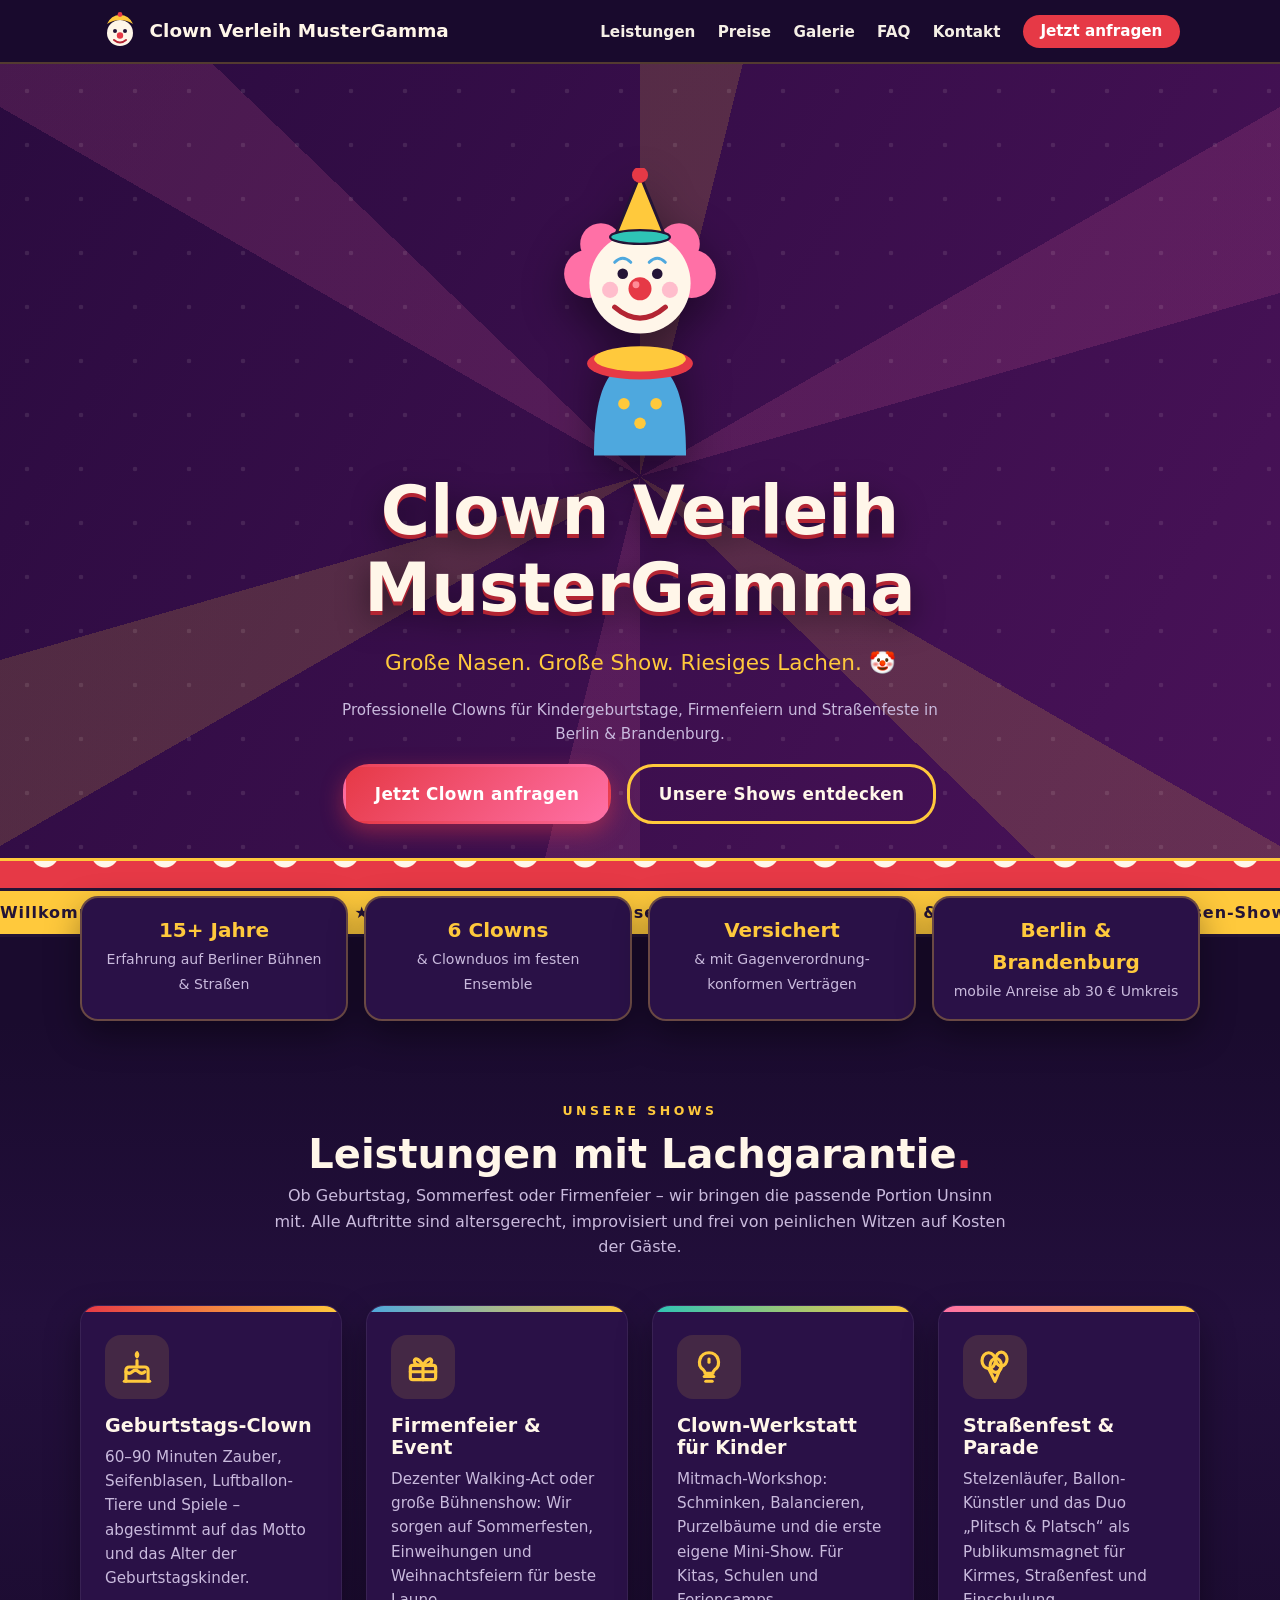
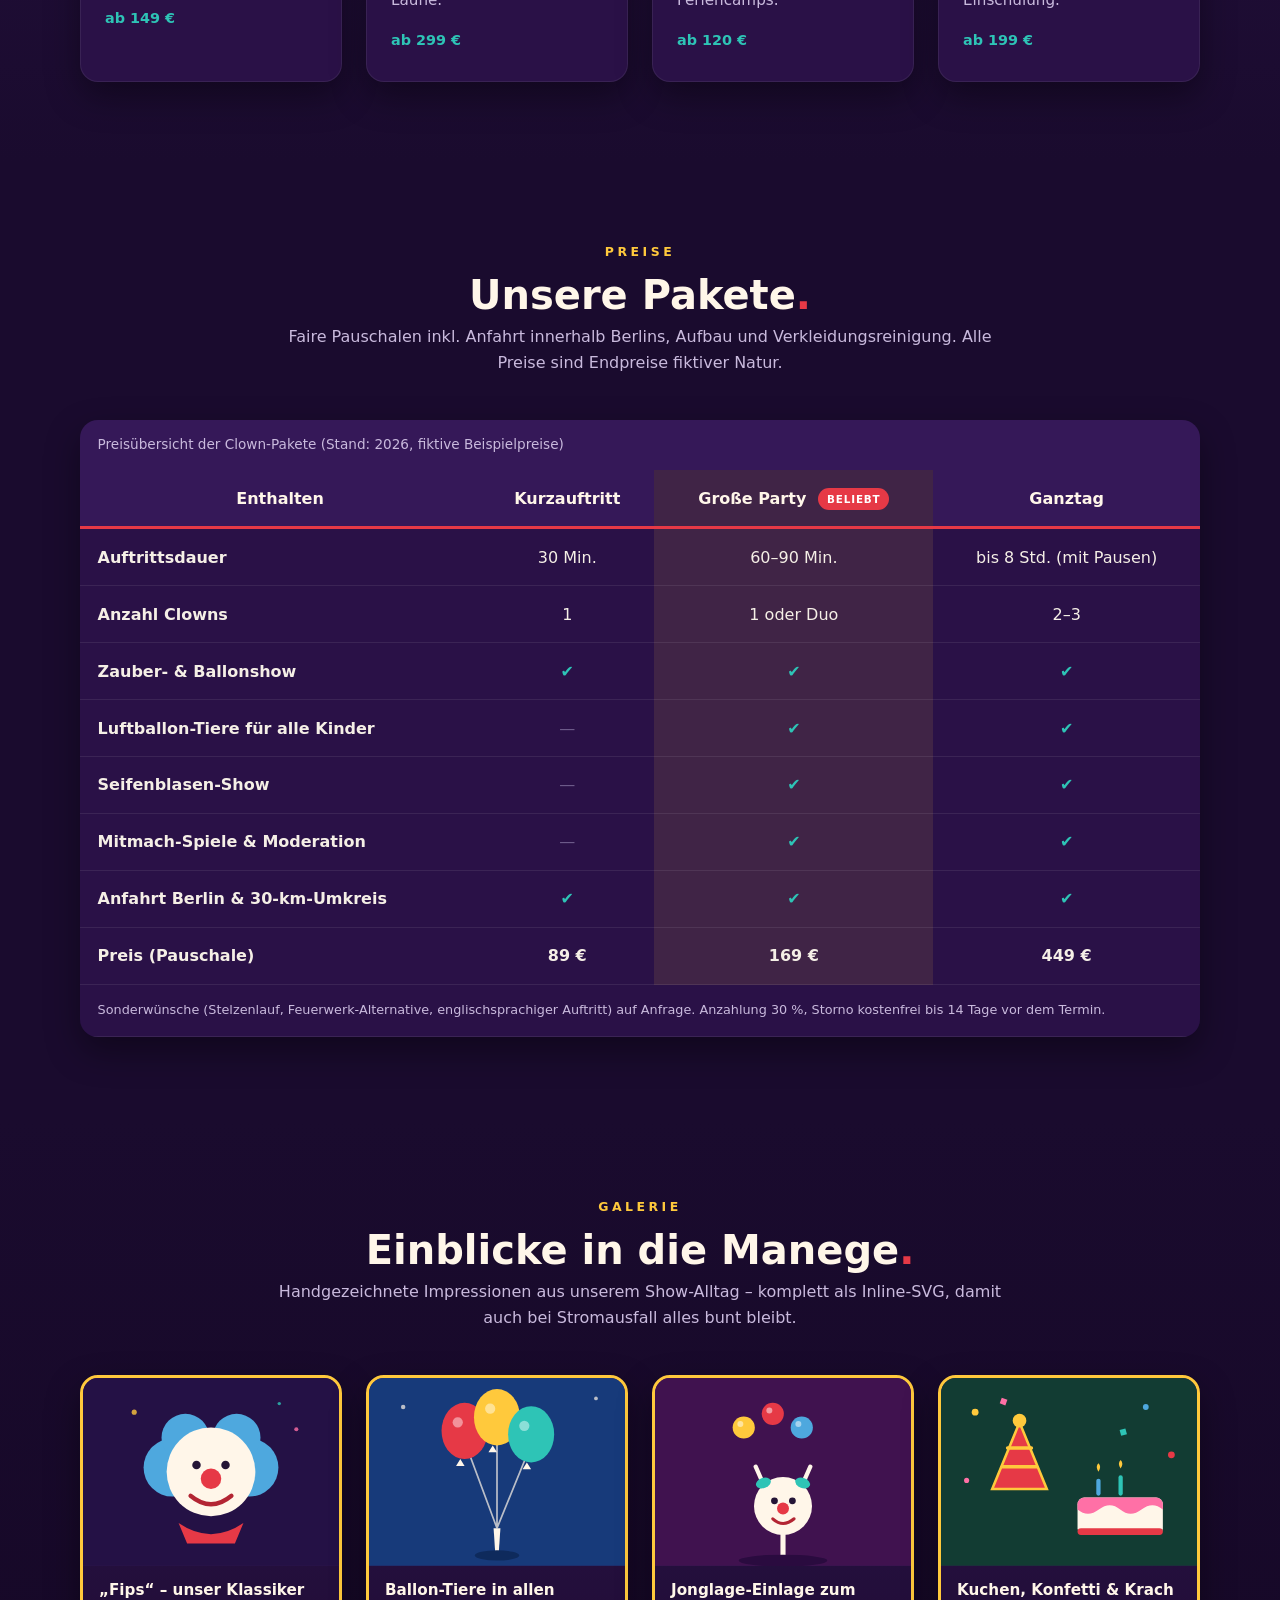
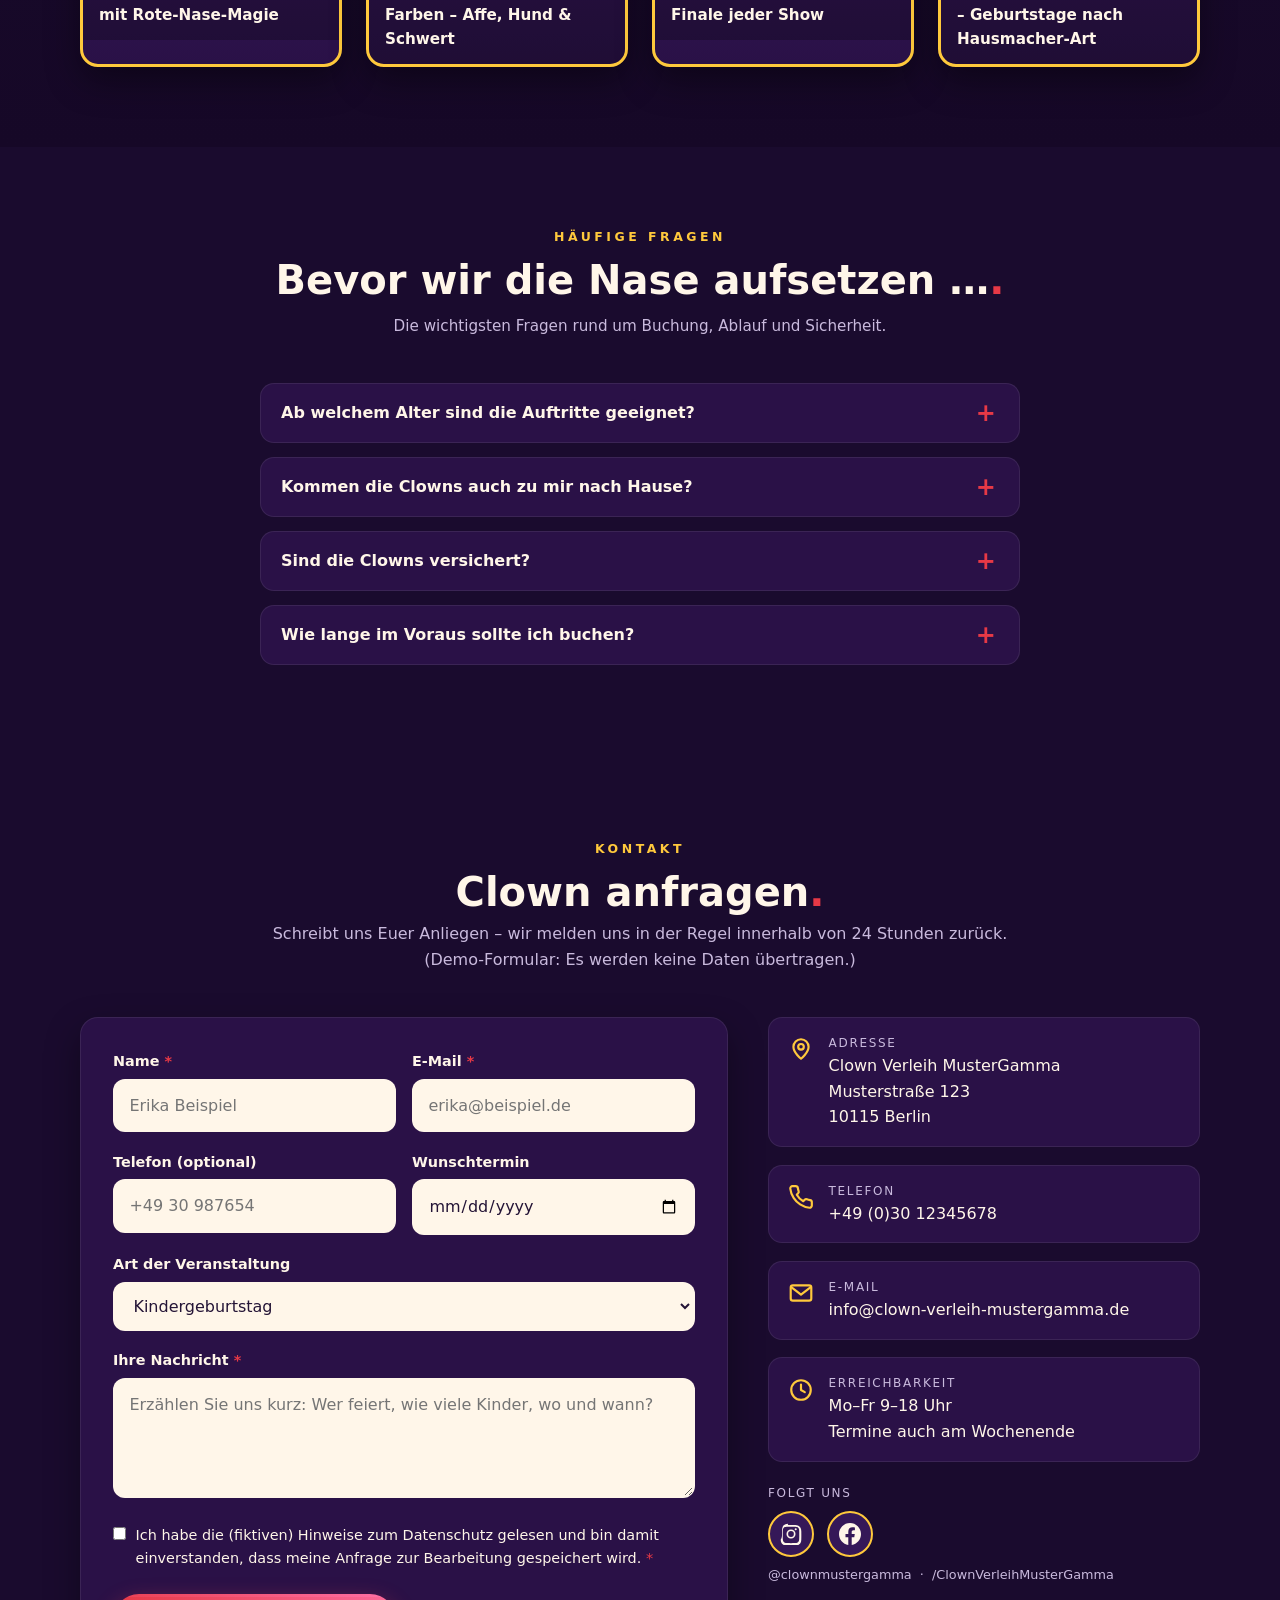
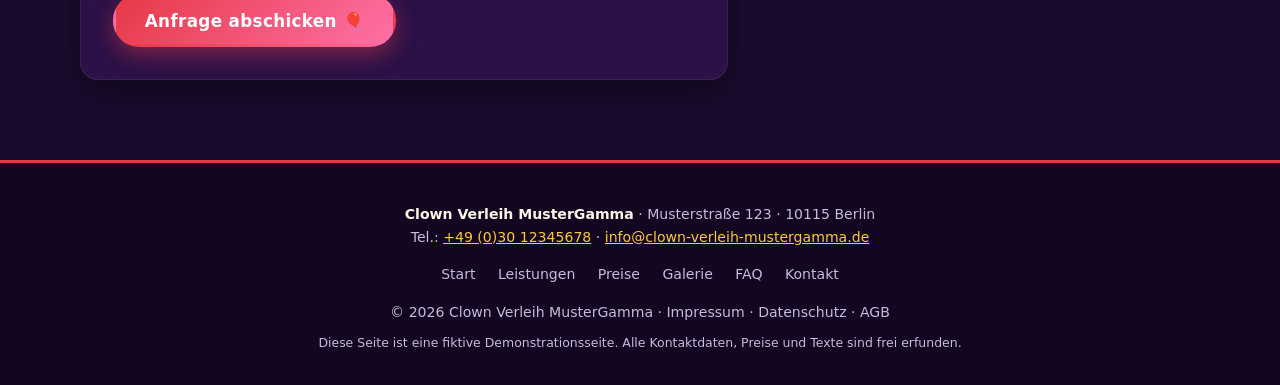
<file: clown_rental/Qwen3.8-Flash-Next-Q8_0/index.html>
<!DOCTYPE html>
<html lang="de">
<head>
<meta charset="UTF-8">
<meta name="viewport" content="width=device-width, initial-scale=1.0">
<meta name="description" content="Clown Verleih MusterGamma – professionelle Clowns &amp; Clownduo für Kindergeburtstage, Firmenfeiern und Straßenfeste in Berlin und Brandenburg. Lachen inklusive!">
<meta name="theme-color" content="#1A0B2E">
<title>Clown Verleih MusterGamma | Clowns für unvergessliche Feiern in Berlin</title>
<style>
/* ==========================================================================
   Clown Verleih MusterGamma — single-file demo page
   All styles inline, system fonts only, no external resources.
   ========================================================================== */

/* ---------- Design tokens ---------- */
:root{
  --clr-bg:        #1A0B2E;   /* deep circus-night purple */
  --clr-surface:   #2A1147;
  --clr-surface-2: #351858;
  --clr-red:       #E63946;
  --clr-red-dark:  #B32533;
  --clr-yellow:    #FFC93C;
  --clr-pink:      #FF70A6;
  --clr-teal:      #2EC4B6;
  --clr-blue:      #4EA8DE;
  --clr-cream:     #FFF6E9;
  --clr-ink:       #241436;
  --text:          #F5EFE6;
  --text-dim:      #C9BADD;
  --radius:        18px;
  --shadow:        0 14px 34px rgba(0,0,0,.38);
  --font-head: "Trebuchet MS","Segoe UI",Verdana,system-ui,sans-serif;
  --font-body: system-ui,-apple-system,"Segoe UI",Roboto,"Helvetica Neue",Arial,sans-serif;
}

/* ---------- Reset & base ---------- */
*,*::before,*::after{ box-sizing:border-box; margin:0; padding:0; }
html{ scroll-behavior:smooth; }
body{
  font-family:var(--font-body);
  background:var(--clr-bg);
  color:var(--text);
  line-height:1.6;
  overflow-x:hidden;
}
img,svg{ display:block; max-width:100%; }
a{ color:var(--clr-yellow); }
h1,h2,h3{ font-family:var(--font-head); line-height:1.15; }
section{ padding:5rem 1.25rem; }
.container{ max-width:1120px; margin-inline:auto; }

/* Skip link for keyboard users */
.skip-link{
  position:absolute; left:-9999px; top:0; z-index:100;
  background:var(--clr-yellow); color:var(--clr-ink);
  padding:.6rem 1rem; border-radius:0 0 10px 0; font-weight:700; text-decoration:none;
}
.skip-link:focus{ left:0; }

/* ---------- Buttons ---------- */
.btn{
  display:inline-block; text-decoration:none; font-weight:700; cursor:pointer;
  font-family:var(--font-head); font-size:1.05rem; letter-spacing:.02em;
  padding:.85rem 1.8rem; border-radius:calc(var(--radius) + 8px);
  border:3px solid transparent; transition:transform .18s ease, box-shadow .18s ease, background .18s ease;
}
.btn:hover,.btn:focus-visible{ transform:translateY(-3px) scale(1.02); }
.btn-primary{
  background:linear-gradient(135deg,var(--clr-red),var(--clr-pink));
  color:#fff; box-shadow:0 8px 22px rgba(230,57,70,.45);
}
.btn-ghost{
  background:transparent; color:var(--clr-cream); border-color:var(--clr-yellow);
}
.btn-ghost:hover{ background:rgba(255,201,60,.14); }

/* ---------- Section headings ---------- */
.section-title{
  font-size:clamp(1.7rem,4vw,2.5rem); text-align:center; color:var(--clr-cream);
  margin-bottom:.4rem;
}
.section-sub{ text-align:center; color:var(--text-dim); max-width:46rem; margin:0 auto 2.8rem; }
.title-dot{ color:var(--clr-red); }
.kicker{
  display:block; text-align:center; text-transform:uppercase; letter-spacing:.28em;
  font-size:.78rem; color:var(--clr-yellow); margin-bottom:.6rem; font-weight:700;
}

/* ==========================================================================
   Header / navigation
   ========================================================================== */
.site-header{
  position:sticky; top:0; z-index:60;
  background:rgba(26,11,46,.86);
  backdrop-filter:blur(8px);
  border-bottom:2px solid rgba(255,201,60,.25);
}
.nav{
  max-width:1120px; margin-inline:auto; padding:.7rem 1.25rem;
  display:flex; align-items:center; justify-content:space-between; gap:1rem; flex-wrap:wrap;
}
.brand{
  display:flex; align-items:center; gap:.6rem; text-decoration:none;
  font-family:var(--font-head); font-weight:800; font-size:1.15rem; color:var(--clr-cream);
}
.brand svg{ width:40px; height:40px; flex:none; }
.nav-toggle{
  display:none; background:none; border:2px solid var(--clr-yellow); border-radius:10px;
  color:var(--clr-yellow); font-size:1.4rem; line-height:1; padding:.25rem .6rem; cursor:pointer;
}
.nav-links{ display:flex; gap:1.4rem; list-style:none; align-items:center; }
.nav-links a{
  color:var(--text); text-decoration:none; font-weight:600; font-size:.95rem;
  padding:.3rem 0; border-bottom:2px solid transparent; transition:border-color .15s,color .15s;
}
.nav-links a:hover,.nav-links a:focus-visible{ border-color:var(--clr-red); color:var(--clr-yellow); }
.nav-links .nav-cta{
  background:var(--clr-red); padding:.45rem 1.1rem; border-radius:999px; border:none; color:#fff;
}
.nav-links .nav-cta:hover{ background:var(--clr-red-dark); color:#fff; }

/* ==========================================================================
   Hero — animated circus background (pure CSS + one inline SVG clown)
   ========================================================================== */
.hero{
  position:relative; min-height:88vh; display:grid; place-items:center;
  padding:6.5rem 1.25rem 4rem; overflow:hidden; text-align:center;
  /* Animated gradient "night sky" */
  background:linear-gradient(120deg,#2A0B3F,#4A1259,#7A1E3C,#3A0F55,#2A0B3F);
  background-size:400% 400%;
  animation:skyShift 18s ease-in-out infinite;
}
@keyframes skyShift{
  0%{ background-position:0% 50%; }
  50%{ background-position:100% 50%; }
  100%{ background-position:0% 50%; }
}
/* Spinning spotlight glow behind the clown */
.hero::before{
  content:""; position:absolute; inset:-40%;
  background:conic-gradient(from 0deg,
    rgba(255,201,60,.16) 0deg 14deg, transparent 14deg 60deg,
    rgba(255,112,166,.14) 60deg 74deg, transparent 74deg 120deg,
    rgba(255,201,60,.16) 120deg 134deg, transparent 134deg 180deg,
    rgba(255,112,166,.14) 180deg 194deg, transparent 194deg 240deg,
    rgba(255,201,60,.16) 240deg 254deg, transparent 254deg 300deg,
    rgba(255,112,166,.14) 300deg 314deg, transparent 314deg 360deg);
  animation:spin 40s linear infinite; pointer-events:none;
}
@keyframes spin{ to{ transform:rotate(360deg); } }
/* Drifting polka-dot texture */
.hero::after{
  content:""; position:absolute; inset:0; pointer-events:none; opacity:.35;
  background-image:radial-gradient(rgba(255,246,233,.28) 2px, transparent 2.6px);
  background-size:54px 54px;
  animation:dotDrift 26s linear infinite;
}
@keyframes dotDrift{ to{ background-position:540px 540px; } }

.hero-inner{
  position:relative; z-index:3; max-width:640px;
  display:flex; flex-direction:column; align-items:center; gap:1.1rem;
}
.hero h1{
  font-size:clamp(2.2rem,6.5vw,4.2rem); color:var(--clr-cream);
  text-shadow:0 4px 0 var(--clr-red-dark), 0 10px 30px rgba(0,0,0,.5);
  animation:popIn .7s .05s both cubic-bezier(.2,1.6,.4,1);
}
.hero .tagline{
  font-size:clamp(1.05rem,2.6vw,1.35rem); color:var(--clr-yellow);
  animation:popIn .7s .2s both cubic-bezier(.2,1.6,.4,1);
}
.hero .hero-note{ color:var(--text-dim); font-size:.95rem; animation:popIn .7s .35s both; }
.hero-actions{ display:flex; gap:1rem; flex-wrap:wrap; justify-content:center; animation:popIn .7s .5s both; }
@keyframes popIn{
  from{ opacity:0; transform:translateY(26px) scale(.96); }
  to{ opacity:1; transform:translateY(0) scale(1); }
}

/* The clown illustration gently bobs; click it (JS) for a spin */
.clown-stage{
  width:min(230px,55vw); cursor:pointer; filter:drop-shadow(0 18px 22px rgba(0,0,0,.45));
  animation:bob 4.5s ease-in-out infinite; transition:transform .2s;
}
.clown-stage:hover{ transform:scale(1.04); }
.clown-stage.spin{ animation:clownSpin .9s ease-in-out, bob 4.5s ease-in-out infinite .9s; }
@keyframes bob{ 0%,100%{ transform:translateY(0) rotate(-1deg);} 50%{ transform:translateY(-14px) rotate(1.5deg);} }
@keyframes clownSpin{ from{ transform:rotate(0);} to{ transform:rotate(360deg);} }
/* Wig hue shimmer */
.wig{ animation:wigHue 8s linear infinite; }
@keyframes wigHue{ to{ filter:hue-rotate(360deg); } }
/* Hat lifts on hover */
.clown-stage:hover .hat{ transform:translateY(-6px) rotate(-4deg); }
.hat{ transition:transform .25s ease; transform-origin:50% 100%; }

/* Floating CSS balloons */
.balloon{
  position:absolute; bottom:-24vh; width:var(--size); aspect-ratio:4/5; z-index:1;
  background:radial-gradient(circle at 32% 28%, rgba(255,255,255,.65), var(--c) 55%, rgba(0,0,0,.25));
  border-radius:50% 50% 48% 48% / 56% 56% 44% 44%;
  animation:rise var(--dur) linear var(--delay) infinite;
  opacity:0; pointer-events:none;
}
.balloon::before{ /* knot */
  content:""; position:absolute; left:50%; bottom:-6%; width:26%; height:8%;
  transform:translateX(-50%); background:var(--c);
  clip-path:polygon(0 0,100% 0,50% 100%);
}
.balloon::after{ /* curly string */
  content:""; position:absolute; left:calc(50% - 1px); top:100%; width:2px; height:70%;
  background:rgba(255,246,233,.5);
}
@keyframes rise{
  0%{ transform:translateY(0) translateX(0) rotate(0deg); opacity:0; }
  8%{ opacity:.92; }
  50%{ transform:translateY(-62vh) translateX(4vw) rotate(7deg); }
  100%{ transform:translateY(-132vh) translateX(-3vw) rotate(-6deg); opacity:0; }
}

/* Circus-tent strip at the bottom of the hero */
.tent-line{
  position:absolute; left:0; right:0; bottom:0; height:30px; z-index:2;
  background:
    radial-gradient(circle at 15px -4px, transparent 13px, var(--clr-red) 14px) 0 100%/30px 30px repeat-x,
    repeating-linear-gradient(90deg,var(--clr-red) 0 30px,var(--clr-cream) 30px 60px);
  border-top:3px solid var(--clr-yellow);
}

/* ---------- Marquee strip ---------- */
.marquee{
  overflow:hidden; background:var(--clr-yellow); color:var(--clr-ink);
  border-block:3px solid var(--clr-ink);
}
.marquee-track{
  display:flex; gap:3rem; white-space:nowrap; width:max-content;
  padding:.55rem 0; font-family:var(--font-head); font-weight:800; letter-spacing:.06em;
  animation:marquee 22s linear infinite;
}
@keyframes marquee{ to{ transform:translateX(-50%); } }

/* ==========================================================================
   Trust badges
   ========================================================================== */
.badges{
  display:grid; grid-template-columns:repeat(auto-fit,minmax(210px,1fr));
  gap:1rem; margin-top:-2.6rem; position:relative; z-index:5;
}
.badge{
  background:var(--clr-surface); border:2px solid rgba(255,201,60,.3);
  border-radius:var(--radius); padding:1rem 1.2rem; text-align:center; box-shadow:var(--shadow);
}
.badge strong{ display:block; color:var(--clr-yellow); font-family:var(--font-head); font-size:1.25rem; }
.badge span{ font-size:.88rem; color:var(--text-dim); }

/* ==========================================================================
   Services
   ========================================================================== */
.services{ background:linear-gradient(180deg,var(--clr-bg),#230F3C 40%,var(--clr-bg)); }
.card-grid{
  display:grid; grid-template-columns:repeat(auto-fit,minmax(240px,1fr)); gap:1.5rem;
}
.card{
  background:var(--clr-surface); border-radius:var(--radius); padding:1.8rem 1.5rem;
  border:1px solid rgba(255,255,255,.07); box-shadow:var(--shadow);
  position:relative; overflow:hidden; transition:transform .2s ease, border-color .2s ease;
}
.card::before{ /* colored top edge */
  content:""; position:absolute; inset:0 0 auto 0; height:6px;
  background:linear-gradient(90deg,var(--accent,var(--clr-red)),var(--clr-yellow));
}
.card:hover{ transform:translateY(-8px); border-color:var(--clr-yellow); }
.card .icon{
  width:64px; height:64px; border-radius:16px; display:grid; place-items:center;
  background:rgba(255,201,60,.12); margin-bottom:1rem;
}
.card .icon svg{ width:38px; height:38px; stroke:var(--clr-yellow); }
.card h3{ color:var(--clr-cream); font-size:1.2rem; margin-bottom:.5rem; }
.card p{ color:var(--text-dim); font-size:.95rem; }
.card .price-hint{
  display:inline-block; margin-top:1rem; font-weight:700; color:var(--clr-teal); font-size:.9rem;
}

/* ==========================================================================
   Pricing
   ========================================================================== */
.pricing-wrap{ overflow-x:auto; border-radius:var(--radius); box-shadow:var(--shadow); }
table{
  width:100%; border-collapse:collapse; min-width:640px;
  background:var(--clr-surface);
}
caption{
  caption-side:top; text-align:left; padding:.9rem 1.1rem;
  color:var(--text-dim); font-size:.85rem; background:var(--clr-surface-2);
}
th,td{ padding:.95rem 1.1rem; text-align:center; border-bottom:1px solid rgba(255,255,255,.08); }
thead th{
  background:var(--clr-surface-2); font-family:var(--font-head); font-size:1rem;
  color:var(--clr-cream); border-bottom:3px solid var(--clr-red);
}
tbody th{ text-align:left; color:var(--text); font-weight:600; white-space:nowrap; }
.check{ color:var(--clr-teal); font-weight:900; }
.dash{ color:#6E5C8A; }
/* Highlight the popular tier column */
td.popular,th.popular{ background:rgba(255,201,60,.10); }
th.popular{ position:relative; }
th.popular .tag{
  display:inline-block; background:var(--clr-red); color:#fff; font-size:.65rem;
  padding:.15rem .55rem; border-radius:999px; vertical-align:middle; margin-left:.4rem;
  letter-spacing:.08em; text-transform:uppercase;
}
tfoot td{ font-size:.8rem; color:var(--text-dim); text-align:left; }

/* ==========================================================================
   Gallery — pure inline SVG illustrations
   ========================================================================== */
.gallery{ background:linear-gradient(180deg,var(--clr-bg),#160827); }
.gallery-grid{ display:grid; grid-template-columns:repeat(auto-fit,minmax(230px,1fr)); gap:1.5rem; }
.frame{
  background:linear-gradient(180deg,#3B1A63,#2A1147);
  border:3px solid var(--clr-yellow); border-radius:var(--radius);
  overflow:hidden; box-shadow:var(--shadow); transition:transform .25s ease;
}
.frame:hover{ transform:translateY(-6px) rotate(-.6deg); }
.frame svg{ width:100%; height:auto; }
.frame figcaption{
  padding:.8rem 1rem; font-family:var(--font-head); font-weight:700;
  color:var(--clr-cream); background:rgba(0,0,0,.25); font-size:.95rem;
}
/* Gentle motion inside one illustration */
.juggle-a{ animation:juggleA 2.6s ease-in-out infinite; }
.juggle-b{ animation:juggleA 2.6s ease-in-out .85s infinite; }
.juggle-c{ animation:juggleA 2.6s ease-in-out 1.7s infinite; }
@keyframes juggleA{
  0%,100%{ transform:translate(0,0); }
  25%{ transform:translate(34px,-26px); }
  50%{ transform:translate(68px,0); }
  75%{ transform:translate(34px,10px); }
}
.float-slow{ animation:bob 5.5s ease-in-out infinite; }

/* ==========================================================================
   FAQ
   ========================================================================== */
.faq details{
  background:var(--clr-surface); border:1px solid rgba(255,255,255,.08);
  border-radius:14px; padding:1rem 1.25rem; margin-bottom:.9rem;
  transition:border-color .2s;
}
.faq details[open]{ border-color:var(--clr-yellow); }
.faq summary{
  cursor:pointer; font-family:var(--font-head); font-weight:700; color:var(--clr-cream);
  list-style:none; position:relative; padding-right:2rem;
}
.faq summary::-webkit-details-marker{ display:none; }
.faq summary::after{
  content:"+"; position:absolute; right:.2rem; top:50%; transform:translateY(-50%);
  color:var(--clr-red); font-size:1.5rem; line-height:1; transition:transform .2s;
}
.faq details[open] summary::after{ transform:translateY(-50%) rotate(45deg); }
.faq p{ margin-top:.7rem; color:var(--text-dim); font-size:.95rem; }

/* ==========================================================================
   Contact
   ========================================================================== */
.contact-grid{ display:grid; grid-template-columns:1.2fr .8fr; gap:2.5rem; align-items:start; }
.contact-form{
  background:var(--clr-surface); border-radius:var(--radius); padding:2rem;
  border:1px solid rgba(255,255,255,.08); box-shadow:var(--shadow);
}
.field{ margin-bottom:1.15rem; }
.field label{ display:block; font-weight:700; font-size:.9rem; margin-bottom:.35rem; color:var(--clr-cream); }
.field .req{ color:var(--clr-red); }
.field input,.field textarea,.field select{
  width:100%; padding:.75rem .9rem; border-radius:12px; font:inherit; color:var(--clr-ink);
  background:var(--clr-cream); border:2px solid transparent; transition:border-color .15s, box-shadow .15s;
}
.field textarea{ min-height:120px; resize:vertical; }
.field input:focus,.field textarea:focus,.field select:focus{
  outline:none; border-color:var(--clr-red); box-shadow:0 0 0 4px rgba(230,57,70,.22);
}
.field input:invalid:not(:placeholder-shown){ border-color:var(--clr-red); }
.row-2{ display:grid; grid-template-columns:1fr 1fr; gap:1rem; }
.checkbox-field{ display:flex; gap:.6rem; align-items:flex-start; font-size:.85rem; color:var(--text-dim); }
.checkbox-field input{ width:auto; margin-top:.2rem; }
.error-msg{ display:none; color:#FF9AA6; font-size:.82rem; margin-top:.35rem; font-weight:600; }
.error-msg.visible{ display:block; }
.success-msg{
  display:none; margin-top:1.2rem; padding:1rem 1.2rem; border-radius:12px;
  background:rgba(46,196,182,.16); border:2px solid var(--clr-teal); color:#BDF3EC; font-weight:600;
}
.success-msg.visible{ display:block; animation:popIn .4s both; }

.contact-info{ display:flex; flex-direction:column; gap:1.1rem; }
.info-card{
  display:flex; gap:.9rem; align-items:flex-start; background:var(--clr-surface);
  border-radius:14px; padding:1rem 1.2rem; border:1px solid rgba(255,255,255,.08);
}
.info-card svg{ width:26px; height:26px; flex:none; stroke:var(--clr-yellow); margin-top:.15rem; }
.info-card a{ color:var(--clr-cream); text-decoration:none; word-break:break-word; }
.info-card a:hover{ color:var(--clr-yellow); text-decoration:underline; }
.info-card .label{ font-size:.75rem; text-transform:uppercase; letter-spacing:.14em; color:var(--text-dim); display:block; }
.social-row{ display:flex; gap:.8rem; margin-top:.4rem; }
.social-row a{
  display:grid; place-items:center; width:46px; height:46px; border-radius:50%;
  background:var(--clr-surface-2); border:2px solid var(--clr-yellow); transition:transform .18s, background .18s;
}
.social-row a:hover{ transform:translateY(-4px) rotate(6deg); background:var(--clr-red); }
.social-row svg{ width:22px; height:22px; fill:var(--clr-cream); }

/* ==========================================================================
   Footer
   ========================================================================== */
.site-footer{
  background:#120621; border-top:3px solid var(--clr-red);
  padding:2.5rem 1.25rem 2rem; text-align:center; color:var(--text-dim); font-size:.88rem;
}
.footer-note{ font-size:.78rem; margin-top:.6rem; }
.footer-links{ display:flex; gap:1.4rem; justify-content:center; margin-top:.9rem; flex-wrap:wrap; }
.footer-links a{ color:var(--text-dim); text-decoration:none; }
.footer-links a:hover{ color:var(--clr-yellow); }

/* ---------- Reveal on scroll (JS adds .visible) ---------- */
.reveal{ opacity:0; transform:translateY(30px); transition:opacity .6s ease, transform .6s ease; }
.reveal.visible{ opacity:1; transform:none; }

/* ==========================================================================
   Responsive
   ========================================================================== */
@media (max-width:860px){
  .contact-grid{ grid-template-columns:1fr; }
}
@media (max-width:720px){
  .nav-toggle{ display:block; }
  .nav-links{
    display:none; width:100%; flex-direction:column; align-items:stretch;
    gap:.4rem; padding-top:.6rem;
  }
  .nav-links.open{ display:flex; }
  .nav-links a{ padding:.6rem .4rem; border-bottom:1px solid rgba(255,255,255,.08); }
  section{ padding:3.5rem 1rem; }
  .row-2{ grid-template-columns:1fr; }
}
@media (max-width:420px){
  .hero{ min-height:82vh; }
  .btn{ width:100%; text-align:center; }
}

/* Respect users who prefer less motion */
@media (prefers-reduced-motion:reduce){
  *,*::before,*::after{
    animation-duration:.001s !important; animation-iteration-count:1 !important;
    transition-duration:.001s !important;
  }
  html{ scroll-behavior:auto; }
}
</style>
</head>
<body>
<a class="skip-link" href="#main">Zum Inhalt springen</a>

<!-- ======================= HEADER / NAV ======================= -->
<header class="site-header">
  <nav class="nav" aria-label="Hauptnavigation">
    <a class="brand" href="#hero" aria-label="Zur Startseite – Clown Verleih MusterGamma">
      <!-- Mini clown logo (inline SVG) -->
      <svg viewBox="0 0 40 40" role="img" aria-hidden="true">
        <circle cx="20" cy="22" r="13" fill="#FFF6E9"/>
        <circle cx="15" cy="20" r="2" fill="#241436"/>
        <circle cx="25" cy="20" r="2" fill="#241436"/>
        <circle cx="20" cy="24.5" r="3.2" fill="#E63946"/>
        <path d="M14 29q6 5 12 0" stroke="#B32533" stroke-width="2" fill="none" stroke-linecap="round"/>
        <path d="M7 13q4-9 13-9t13 9q-6-4-13-4t-13 4Z" fill="#FFC93C"/>
        <circle cx="20" cy="3.5" r="2.4" fill="#E63946"/>
      </svg>
      <span>Clown&nbsp;Verleih&nbsp;MusterGamma</span>
    </a>
    <button class="nav-toggle" id="navToggle" aria-expanded="false" aria-controls="navLinks" aria-label="Menü öffnen oder schließen">☰</button>
    <ul class="nav-links" id="navLinks">
      <li><a href="#leistungen">Leistungen</a></li>
      <li><a href="#preise">Preise</a></li>
      <li><a href="#galerie">Galerie</a></li>
      <li><a href="#faq">FAQ</a></li>
      <li><a href="#kontakt">Kontakt</a></li>
      <li><a class="nav-cta" href="#kontakt">Jetzt anfragen</a></li>
    </ul>
  </nav>
</header>

<main id="main">

  <!-- ======================= HERO ======================= -->
  <section class="hero" id="hero" aria-labelledby="hero-title">
    <!-- Floating CSS balloons (decorative) -->
    <span class="balloon" style="--c:#E63946;--size:64px;--dur:14s;--delay:0s;left:6%"  aria-hidden="true"></span>
    <span class="balloon" style="--c:#FFC93C;--size:48px;--dur:18s;--delay:3s;left:18%" aria-hidden="true"></span>
    <span class="balloon" style="--c:#4EA8DE;--size:72px;--dur:16s;--delay:6s;left:78%" aria-hidden="true"></span>
    <span class="balloon" style="--c:#FF70A6;--size:54px;--dur:20s;--delay:2s;left:88%" aria-hidden="true"></span>
    <span class="balloon" style="--c:#2EC4B6;--size:44px;--dur:22s;--delay:9s;left:32%" aria-hidden="true"></span>
    <span class="balloon" style="--c:#FF70A6;--size:60px;--dur:17s;--delay:11s;left:62%" aria-hidden="true"></span>

    <div class="hero-inner">
      <!-- Friendly clown illustration (inline SVG). Click = spin (see JS). -->
      <svg class="clown-stage" id="clownStage" viewBox="0 0 200 250" role="img"
           aria-label="Fröhlicher Clown mit roter Nase, gelbem Hut und gepunkteter Krause" tabindex="0">
        <!-- Body -->
        <path d="M60 250 C60 190 74 168 100 168 C126 168 140 190 140 250 Z" fill="#4EA8DE"/>
        <circle cx="86" cy="205" r="5" fill="#FFC93C"/>
        <circle cx="100" cy="222" r="5" fill="#FFC93C"/>
        <circle cx="114" cy="205" r="5" fill="#FFC93C"/>
        <!-- Ruffle collar -->
        <ellipse cx="100" cy="170" rx="46" ry="14" fill="#E63946"/>
        <ellipse cx="100" cy="166" rx="40" ry="11" fill="#FFC93C"/>
        <!-- Wig -->
        <g class="wig">
          <circle cx="55" cy="92" r="21" fill="#FF70A6"/>
          <circle cx="145" cy="92" r="21" fill="#FF70A6"/>
          <circle cx="66" cy="66" r="18" fill="#FF70A6"/>
          <circle cx="134" cy="66" r="18" fill="#FF70A6"/>
        </g>
        <!-- Face -->
        <circle cx="100" cy="100" r="44" fill="#FFF6E9"/>
        <!-- Eyes -->
        <circle cx="85" cy="92" r="4.6" fill="#241436"/>
        <circle cx="115" cy="92" r="4.6" fill="#241436"/>
        <path d="M78 82q7-7 14 0" stroke="#4EA8DE" stroke-width="2.6" fill="none" stroke-linecap="round"/>
        <path d="M108 82q7-7 14 0" stroke="#4EA8DE" stroke-width="2.6" fill="none" stroke-linecap="round"/>
        <!-- Rosy cheeks -->
        <circle cx="74" cy="106" r="7" fill="#FFB3C7" opacity=".85"/>
        <circle cx="126" cy="106" r="7" fill="#FFB3C7" opacity=".85"/>
        <!-- Red nose -->
        <circle cx="100" cy="105" r="10" fill="#E63946"/>
        <circle cx="96.5" cy="101.5" r="3" fill="#FF8C97"/>
        <!-- Smile -->
        <path d="M78 121q22 19 44 0" stroke="#B32533" stroke-width="4.5" fill="none" stroke-linecap="round"/>
        <!-- Hat -->
        <g class="hat">
          <path d="M78 60 L100 6 L122 60 Z" fill="#FFC93C" stroke="#241436" stroke-width="2.5" stroke-linejoin="round"/>
          <circle cx="100" cy="6" r="7" fill="#E63946"/>
          <ellipse cx="100" cy="60" rx="26" ry="6" fill="#2EC4B6" stroke="#241436" stroke-width="2"/>
        </g>
      </svg>

      <h1 id="hero-title">Clown Verleih MusterGamma</h1>
      <p class="tagline">Große Nasen. Große Show. Riesiges Lachen. 🤡</p>
      <p class="hero-note">Professionelle Clowns für Kindergeburtstage, Firmenfeiern und Straßenfeste in Berlin &amp; Brandenburg.</p>
      <div class="hero-actions">
        <a class="btn btn-primary" href="#kontakt">Jetzt Clown anfragen</a>
        <a class="btn btn-ghost" href="#leistungen">Unsere Shows entdecken</a>
      </div>
    </div>

    <!-- Circus-tent bunting strip -->
    <div class="tent-line" aria-hidden="true"></div>
  </section>

  <!-- Marquee strip -->
  <div class="marquee" aria-hidden="true">
    <div class="marquee-track">
      <span>Willkommen im Zirkus des Lachens ★</span><span>Klassiker mit Rote-Nase-Magie ★</span><span>Duo „Plitsch &amp; Platsch“ ★</span><span>Seifenblasen-Show ★</span><span>Stelzenläufer ★</span>
      <span>Willkommen im Zirkus des Lachens ★</span><span>Klassiker mit Rote-Nase-Magie ★</span><span>Duo „Plitsch &amp; Platsch“ ★</span><span>Seifenblasen-Show ★</span><span>Stelzenläufer ★</span>
    </div>
  </div>

  <!-- Trust badges -->
  <div class="container">
    <div class="badges">
      <div class="badge reveal"><strong>15+ Jahre</strong><span>Erfahrung auf Berliner Bühnen &amp; Straßen</span></div>
      <div class="badge reveal"><strong>6 Clowns</strong><span>&amp; Clownduos im festen Ensemble</span></div>
      <div class="badge reveal"><strong>Versichert</strong><span>&amp; mit Gagenverordnung-konformen Verträgen</span></div>
      <div class="badge reveal"><strong>Berlin &amp; Brandenburg</strong><span>mobile Anreise ab 30&nbsp;€ Umkreis</span></div>
    </div>
  </div>

  <!-- ======================= SERVICES ======================= -->
  <section class="services" id="leistungen" aria-labelledby="leistungen-title">
    <div class="container">
      <span class="kicker reveal">Unsere Shows</span>
      <h2 class="section-title reveal" id="leistungen-title">Leistungen mit Lachgarantie<span class="title-dot">.</span></h2>
      <p class="section-sub reveal">Ob Geburtstag, Sommerfest oder Firmenfeier – wir bringen die passende Portion Unsinn mit. Alle Auftritte sind altersgerecht, improvisiert und frei von peinlichen Witzen auf Kosten der Gäste.</p>

      <div class="card-grid">
        <!-- Card 1: Birthday -->
        <article class="card reveal" style="--accent:#E63946">
          <div class="icon" aria-hidden="true">
            <svg viewBox="0 0 24 24" fill="none" stroke-width="2" stroke-linecap="round" stroke-linejoin="round">
              <path d="M4 21h16"/>
              <path d="M5 21v-7a2 2 0 0 1 2-2h10a2 2 0 0 1 2 2v7"/>
              <path d="M5 15c1.4 1.3 2.6 1.3 4 0s2.6-1.3 4 0 2.6 1.3 4 0"/>
              <path d="M12 12V8"/><path d="M12 5.5c.6-.7.6-1.5 0-2.5-.6 1-.6 1.8 0 2.5Z" fill="currentColor"/>
            </svg>
          </div>
          <h3>Geburtstags-Clown</h3>
          <p>60–90 Minuten Zauber, Seifenblasen, Luftballon-Tiere und Spiele – abgestimmt auf das Motto und das Alter der Geburtstagskinder.</p>
          <span class="price-hint">ab 149&nbsp;€</span>
        </article>

        <!-- Card 2: Company party -->
        <article class="card reveal" style="--accent:#4EA8DE">
          <div class="icon" aria-hidden="true">
            <svg viewBox="0 0 24 24" fill="none" stroke-width="2" stroke-linecap="round" stroke-linejoin="round">
              <rect x="4" y="11" width="16" height="9" rx="1.5"/>
              <path d="M4 15h16"/><path d="M12 11v9"/>
              <path d="M12 11c-4 0-5.5-1.4-5.5-3S9 6 12 11Z"/>
              <path d="M12 11c4 0 5.5-1.4 5.5-3S15 6 12 11Z"/>
            </svg>
          </div>
          <h3>Firmenfeier &amp; Event</h3>
          <p>Dezenter Walking-Act oder große Bühnenshow: Wir sorgen auf Sommerfesten, Einweihungen und Weihnachtsfeiern für beste Laune.</p>
          <span class="price-hint">ab 299&nbsp;€</span>
        </article>

        <!-- Card 3: Kids workshop -->
        <article class="card reveal" style="--accent:#2EC4B6">
          <div class="icon" aria-hidden="true">
            <svg viewBox="0 0 24 24" fill="none" stroke-width="2" stroke-linecap="round" stroke-linejoin="round">
              <path d="M9 18h6"/><path d="M10 21h4"/>
              <path d="M12 3a6 6 0 0 1 3.6 10.8c-.7.6-1.1 1.3-1.1 2.2H9.5c0-.9-.4-1.6-1.1-2.2A6 6 0 0 1 12 3Z"/>
              <path d="M12 7v2"/>
            </svg>
          </div>
          <h3>Clown-Werkstatt für Kinder</h3>
          <p> Mitmach-Workshop: Schminken, Balancieren, Purzelbäume und die erste eigene Mini-Show. Für Kitas, Schulen und Feriencamps.</p>
          <span class="price-hint">ab 120&nbsp;€</span>
        </article>

        <!-- Card 4: Street festival -->
        <article class="card reveal" style="--accent:#FF70A6">
          <div class="icon" aria-hidden="true">
            <svg viewBox="0 0 24 24" fill="none" stroke-width="2" stroke-linecap="round" stroke-linejoin="round">
              <ellipse cx="8" cy="8" rx="4.2" ry="5"/>
              <ellipse cx="16" cy="7" rx="3.6" ry="4.4"/>
              <ellipse cx="12.5" cy="11" rx="3.6" ry="4.4"/>
              <path d="M8 13 L12 21 L16 11.4"/>
            </svg>
          </div>
          <h3>Straßenfest &amp; Parade</h3>
          <p>Stelzenläufer, Ballon-Künstler und das Duo „Plitsch &amp; Platsch“ als Publikumsmagnet für Kirmes, Straßenfest und Einschulung.</p>
          <span class="price-hint">ab 199&nbsp;€</span>
        </article>
      </div>
    </div>
  </section>

  <!-- ======================= PRICING ======================= -->
  <section id="preise" aria-labelledby="preise-title">
    <div class="container">
      <span class="kicker reveal">Preise</span>
      <h2 class="section-title reveal" id="preise-title">Unsere Pakete<span class="title-dot">.</span></h2>
      <p class="section-sub reveal">Faire Pauschalen inkl. Anfahrt innerhalb Berlins, Aufbau und Verkleidungsreinigung. Alle Preise sind Endpreise fiktiver Natur.</p>

      <div class="pricing-wrap reveal">
        <table>
          <caption>Preisübersicht der Clown-Pakete (Stand: 2026, fiktive Beispielpreise)</caption>
          <thead>
            <tr>
              <th scope="col">Enthalten</th>
              <th scope="col">Kurzauftritt</th>
              <th scope="col" class="popular">Große Party <span class="tag">Beliebt</span></th>
              <th scope="col">Ganztag</th>
            </tr>
          </thead>
          <tbody>
            <tr>
              <th scope="row">Auftrittsdauer</th>
              <td>30 Min.</td><td class="popular">60–90 Min.</td><td>bis 8 Std. (mit Pausen)</td>
            </tr>
            <tr>
              <th scope="row">Anzahl Clowns</th>
              <td>1</td><td class="popular">1 oder Duo</td><td>2–3</td>
            </tr>
            <tr>
              <th scope="row">Zauber- &amp; Ballonshow</th>
              <td><span class="check">✔</span></td><td class="popular"><span class="check">✔</span></td><td><span class="check">✔</span></td>
            </tr>
            <tr>
              <th scope="row">Luftballon-Tiere für alle Kinder</th>
              <td><span class="dash">—</span></td><td class="popular"><span class="check">✔</span></td><td><span class="check">✔</span></td>
            </tr>
            <tr>
              <th scope="row">Seifenblasen-Show</th>
              <td><span class="dash">—</span></td><td class="popular"><span class="check">✔</span></td><td><span class="check">✔</span></td>
            </tr>
            <tr>
              <th scope="row">Mitmach-Spiele &amp; Moderation</th>
              <td><span class="dash">—</span></td><td class="popular"><span class="check">✔</span></td><td><span class="check">✔</span></td>
            </tr>
            <tr>
              <th scope="row">Anfahrt Berlin &amp; 30-km-Umkreis</th>
              <td><span class="check">✔</span></td><td class="popular"><span class="check">✔</span></td><td><span class="check">✔</span></td>
            </tr>
            <tr>
              <th scope="row"><strong>Preis (Pauschale)</strong></th>
              <td><strong>89&nbsp;€</strong></td>
              <td class="popular"><strong>169&nbsp;€</strong></td>
              <td><strong>449&nbsp;€</strong></td>
            </tr>
          </tbody>
          <tfoot>
            <tr>
              <td colspan="4">Sonderwünsche (Stelzenlauf, Feuerwerk-Alternative, englischsprachiger Auftritt) auf Anfrage. Anzahlung 30&nbsp;%, Storno kostenfrei bis 14 Tage vor dem Termin.</td>
            </tr>
          </tfoot>
        </table>
      </div>
    </div>
  </section>

  <!-- ======================= GALLERY ======================= -->
  <section class="gallery" id="galerie" aria-labelledby="galerie-title">
    <div class="container">
      <span class="kicker reveal">Galerie</span>
      <h2 class="section-title reveal" id="galerie-title">Einblicke in die Manege<span class="title-dot">.</span></h2>
      <p class="section-sub reveal">Handgezeichnete Impressionen aus unserem Show-Alltag – komplett als Inline-SVG, damit auch bei Stromausfall alles bunt bleibt.</p>

      <div class="gallery-grid">
        <!-- Illustration 1: Classic clown portrait -->
        <figure class="frame reveal">
          <svg viewBox="0 0 300 220" role="img" aria-label="Porträt eines Clowns mit blauer Perücke und Rüschenkragen">
            <rect width="300" height="220" fill="#241145"/>
            <circle cx="60" cy="40" r="3" fill="#FFC93C" opacity=".8"/>
            <circle cx="250" cy="60" r="2.4" fill="#FF70A6" opacity=".8"/>
            <circle cx="230" cy="30" r="2" fill="#2EC4B6" opacity=".8"/>
            <g class="wig">
              <circle cx="105" cy="105" r="34" fill="#4EA8DE"/>
              <circle cx="195" cy="105" r="34" fill="#4EA8DE"/>
              <circle cx="120" cy="70" r="28" fill="#4EA8DE"/>
              <circle cx="180" cy="70" r="28" fill="#4EA8DE"/>
            </g>
            <circle cx="150" cy="110" r="52" fill="#FFF6E9"/>
            <circle cx="133" cy="102" r="5" fill="#241436"/>
            <circle cx="167" cy="102" r="5" fill="#241436"/>
            <circle cx="150" cy="118" r="12" fill="#E63946"/>
            <path d="M126 138q24 20 48 0" stroke="#B32533" stroke-width="5" fill="none" stroke-linecap="round"/>
            <path d="M112 170q38 26 76 0l-10 24h-56Z" fill="#E63946"/>
          </svg>
          <figcaption>„Fips“ – unser Klassiker mit Rote-Nase-Magie</figcaption>
        </figure>

        <!-- Illustration 2: Balloon bunch -->
        <figure class="frame reveal">
          <svg viewBox="0 0 300 220" role="img" aria-label="Bunter Luftballonstrauß vor dunklem Himmel">
            <rect width="300" height="220" fill="#173A7A"/>
            <circle cx="40" cy="34" r="2.6" fill="#FFF6E9" opacity=".7"/>
            <circle cx="266" cy="24" r="2.2" fill="#FFF6E9" opacity=".7"/>
            <g class="float-slow">
              <path d="M150 176 L112 74 M150 176 L150 60 M150 176 L190 78" stroke="#FFF6E9" stroke-width="2" opacity=".7"/>
              <ellipse cx="112" cy="62" rx="27" ry="33" fill="#E63946"/>
              <ellipse cx="150" cy="46" rx="27" ry="33" fill="#FFC93C"/>
              <ellipse cx="190" cy="66" rx="27" ry="33" fill="#2EC4B6"/>
              <circle cx="104" cy="52" r="6" fill="#FFFFFF" opacity=".45"/>
              <circle cx="142" cy="36" r="6" fill="#FFFFFF" opacity=".45"/>
              <circle cx="182" cy="56" r="6" fill="#FFFFFF" opacity=".45"/>
              <path d="M107 95 l5 8 h-10 Z M145 79 l5 8 h-10 Z M185 99 l5 8 h-10 Z" fill="#FFF6E9"/>
            </g>
            <path d="M146 176h8l-2 30h-4Z" fill="#FFF6E9"/>
            <ellipse cx="150" cy="208" rx="26" ry="6" fill="#0E2A5C"/>
          </svg>
          <figcaption>Ballon-Tiere in allen Farben – Affe, Hund &amp; Schwert</figcaption>
        </figure>

        <!-- Illustration 3: Juggling -->
        <figure class="frame reveal">
          <svg viewBox="0 0 300 220" role="img" aria-label="Clown balanciert und jongliert drei Bälle">
            <rect width="300" height="220" fill="#40124F"/>
            <circle cx="150" cy="150" r="34" fill="#FFF6E9"/>
            <circle cx="140" cy="144" r="4" fill="#241436"/>
            <circle cx="161" cy="144" r="4" fill="#241436"/>
            <circle cx="150" cy="153" r="7" fill="#E63946"/>
            <path d="M138 165q12 11 25 0" stroke="#B32533" stroke-width="3.6" fill="none" stroke-linecap="round"/>
            <path d="M126 122 l-8 -18 M174 122 l8 -18" stroke="#FFF6E9" stroke-width="5" stroke-linecap="round"/>
            <ellipse cx="127" cy="123" rx="9" ry="6" fill="#2EC4B6" transform="rotate(-20 127 123)"/>
            <ellipse cx="173" cy="123" rx="9" ry="6" fill="#2EC4B6" transform="rotate(20 173 123)"/>
            <path d="M150 184v28" stroke="#FFF6E9" stroke-width="6" stroke-linecap="round"/>
            <ellipse cx="150" cy="214" rx="52" ry="7" fill="#2A0B3F"/>
            <g class="juggle-a" style="transform:translate(104px,58px)">
              <circle r="13" fill="#FFC93C"/><circle cx="-4" cy="-4" r="3.5" fill="#fff" opacity=".5"/>
            </g>
            <g class="juggle-b" style="transform:translate(138px,42px)">
              <circle r="13" fill="#E63946"/><circle cx="-4" cy="-4" r="3.5" fill="#fff" opacity=".5"/>
            </g>
            <g class="juggle-c" style="transform:translate(172px,58px)">
              <circle r="13" fill="#4EA8DE"/><circle cx="-4" cy="-4" r="3.5" fill="#fff" opacity=".5"/>
            </g>
          </svg>
          <figcaption>Jonglage-Einlage zum Finale jeder Show</figcaption>
        </figure>

        <!-- Illustration 4: Party -->
        <figure class="frame reveal">
          <svg viewBox="0 0 300 220" role="img" aria-label="Konfetti, Partyhut und eine Torte mit Kerzen">
            <rect width="300" height="220" fill="#123C33"/>
            <circle cx="40" cy="40" r="4" fill="#FFC93C"/>
            <rect x="70" y="24" width="7" height="7" fill="#FF70A6" transform="rotate(20 73 27)"/>
            <circle cx="240" cy="34" r="3.4" fill="#4EA8DE"/>
            <rect x="210" y="60" width="7" height="7" fill="#2EC4B6" transform="rotate(-15 213 63)"/>
            <circle cx="270" cy="90" r="4" fill="#E63946"/>
            <circle cx="30" cy="120" r="3" fill="#FF70A6"/>
            <!-- Party hat -->
            <path d="M60 130 L92 52 L124 130 Z" fill="#E63946" stroke="#FFC93C" stroke-width="3"/>
            <circle cx="92" cy="50" r="8" fill="#FFC93C"/>
            <path d="M72 104h40M78 82h28" stroke="#FFC93C" stroke-width="4" stroke-linecap="round"/>
            <!-- Cake -->
            <rect x="160" y="140" width="100" height="44" rx="8" fill="#FFF6E9"/>
            <path d="M160 154q12 10 25 0t25 0 25 0 25 0v-6a8 8 0 0 0-8-8h-84a8 8 0 0 0-8 8Z" fill="#FF70A6"/>
            <rect x="160" y="176" width="100" height="8" rx="4" fill="#E63946"/>
            <rect x="182" y="118" width="5" height="20" rx="2.5" fill="#4EA8DE"/>
            <rect x="208" y="114" width="5" height="24" rx="2.5" fill="#2EC4B6"/>
            <path d="M184.5 110q4-6 0-10-4 4 0 10Z" fill="#FFC93C"/>
            <path d="M210.5 106q4-6 0-10-4 4 0 10Z" fill="#FFC93C"/>
          </svg>
          <figcaption>Kuchen, Konfetti &amp; Krach – Geburtstage nach Hausmacher-Art</figcaption>
        </figure>
      </div>
    </div>
  </section>

  <!-- ======================= FAQ ======================= -->
  <section class="faq" id="faq" aria-labelledby="faq-title">
    <div class="container" style="max-width:760px">
      <span class="kicker reveal">Häufige Fragen</span>
      <h2 class="section-title reveal" id="faq-title">Bevor wir die Nase aufsetzen …<span class="title-dot">.</span></h2>
      <p class="section-sub reveal">Die wichtigsten Fragen rund um Buchung, Ablauf und Sicherheit.</p>

      <details class="reveal">
        <summary>Ab welchem Alter sind die Auftritte geeignet?</summary>
        <p>Ab 3 Jahren fühlen sich Kinder von unseren Shows begeistert. Für die Allerkleinsten (1–3 Jahre) bieten wir eine entspannte „Kuschel-Clown“-Variante ohne laute Musik und ohne plötzliche Überraschungen.</p>
      </details>
      <details class="reveal">
        <summary>Kommen die Clowns auch zu mir nach Hause?</summary>
        <p>Ja! Wir spielen in Gärten, Wohnzimmern, Kneipen, Festhallen – überall in Berlin und im Umkreis von 30&nbsp;km. Für Auftritte im Freien brauchen wir lediglich eine Fläche von etwa 3 × 3 Metern.</p>
      </details>
      <details class="reveal">
        <summary>Sind die Clowns versichert?</summary>
        <p>Selbstverständlich. Alle unsere Künstlerinnen und Künstler sind über unseren Betrieb haftpflichtversichert, und wir arbeiten mit sauberen, schriftlichen Verträgen.</p>
      </details>
      <details class="reveal">
        <summary>Wie lange im Voraus sollte ich buchen?</summary>
        <p>Für Samstage in der Saison (März bis Oktober) empfehlen wir 6–8 Wochen Vorlauf. Kurzfristige Anfragen innerhalb von 7 Tagen sind möglich – fragt einfach nach, oft geht mehr, als man denkt.</p>
      </details>
    </div>
  </section>

  <!-- ======================= CONTACT ======================= -->
  <section id="kontakt" aria-labelledby="kontakt-title">
    <div class="container">
      <span class="kicker reveal">Kontakt</span>
      <h2 class="section-title reveal" id="kontakt-title">Clown anfragen<span class="title-dot">.</span></h2>
      <p class="section-sub reveal">Schreibt uns Euer Anliegen – wir melden uns in der Regel innerhalb von 24 Stunden zurück. (Demo-Formular: Es werden keine Daten übertragen.)</p>

      <div class="contact-grid">
        <!-- Contact form (demo only, handled client-side) -->
        <form class="contact-form reveal" id="bookingForm" novalidate>
          <div class="row-2">
            <div class="field">
              <label for="name">Name <span class="req" aria-hidden="true">*</span></label>
              <input type="text" id="name" name="name" placeholder="Erika Beispiel" autocomplete="name" minlength="2" required>
            </div>
            <div class="field">
              <label for="email">E-Mail <span class="req" aria-hidden="true">*</span></label>
              <input type="email" id="email" name="email" placeholder="erika@beispiel.de" autocomplete="email" required>
            </div>
          </div>
          <div class="row-2">
            <div class="field">
              <label for="phone">Telefon (optional)</label>
              <input type="tel" id="phone" name="phone" placeholder="+49 30 987654" autocomplete="tel">
            </div>
            <div class="field">
              <label for="eventDate">Wunschtermin</label>
              <input type="date" id="eventDate" name="eventDate">
            </div>
          </div>
          <div class="field">
            <label for="eventType">Art der Veranstaltung</label>
            <select id="eventType" name="eventType">
              <option value="geburtstag">Kindergeburtstag</option>
              <option value="feier">Firmenfeier / Event</option>
              <option value="strassenfest">Straßenfest / Parade</option>
              <option value="werkstatt">Clown-Werkstatt (Kita/Schule)</option>
              <option value="sonstiges">Sonstiges</option>
            </select>
          </div>
          <div class="field">
            <label for="message">Ihre Nachricht <span class="req" aria-hidden="true">*</span></label>
            <textarea id="message" name="message" minlength="20" maxlength="600" placeholder="Erzählen Sie uns kurz: Wer feiert, wie viele Kinder, wo und wann?" required></textarea>
            <div class="error-msg" id="formError" role="alert">Bitte prüfen Sie Ihre Eingaben: Name, eine gültige E-Mail-Adresse und eine Nachricht mit mindestens 20 Zeichen sind erforderlich.</div>
          </div>
          <div class="field checkbox-field">
            <input type="checkbox" id="privacy" name="privacy" required>
            <label for="privacy" style="font-weight:400">Ich habe die (fiktiven) Hinweise zum Datenschutz gelesen und bin damit einverstanden, dass meine Anfrage zur Bearbeitung gespeichert wird. <span class="req" aria-hidden="true">*</span></label>
          </div>
          <button class="btn btn-primary" type="submit">Anfrage abschicken 🎈</button>
          <div class="success-msg" id="formSuccess" role="status"></div>
        </form>

        <!-- Contact details -->
        <aside class="contact-info reveal" aria-label="Kontaktdaten">
          <div class="info-card">
            <svg viewBox="0 0 24 24" fill="none" stroke-width="2" stroke-linecap="round" stroke-linejoin="round" aria-hidden="true">
              <path d="M12 21s-7-5.5-7-11a7 7 0 0 1 14 0c0 5.5-7 11-7 11Z"/><circle cx="12" cy="10" r="2.6"/>
            </svg>
            <div>
              <span class="label">Adresse</span>
              <address style="font-style:normal; color:var(--clr-cream)">
                Clown Verleih MusterGamma<br>Musterstraße 123<br>10115 Berlin
              </address>
            </div>
          </div>
          <div class="info-card">
            <svg viewBox="0 0 24 24" fill="none" stroke-width="2" stroke-linecap="round" stroke-linejoin="round" aria-hidden="true">
              <path d="M22 16.9v3a2 2 0 0 1-2.2 2 19.8 19.8 0 0 1-8.6-3.1 19.5 19.5 0 0 1-6-6A19.8 19.8 0 0 1 2.1 4.2 2 2 0 0 1 4.1 2h3a2 2 0 0 1 2 1.7c.13.96.36 1.9.7 2.8a2 2 0 0 1-.45 2.1L8.1 9.9a16 16 0 0 0 6 6l1.3-1.3a2 2 0 0 1 2.1-.45c.9.34 1.84.57 2.8.7a2 2 0 0 1 1.7 2.05Z"/>
            </svg>
            <div>
              <span class="label">Telefon</span>
              <a href="tel:+493012345678">+49 (0)30 12345678</a>
            </div>
          </div>
          <div class="info-card">
            <svg viewBox="0 0 24 24" fill="none" stroke-width="2" stroke-linecap="round" stroke-linejoin="round" aria-hidden="true">
              <rect x="2.5" y="5" width="19" height="14" rx="2"/><path d="m3 6.5 9 7 9-7"/>
            </svg>
            <div>
              <span class="label">E-Mail</span>
              <a href="mailto:info@clown-verleih-mustergamma.de">info@clown-verleih-mustergamma.de</a>
            </div>
          </div>
          <div class="info-card">
            <svg viewBox="0 0 24 24" fill="none" stroke-width="2" stroke-linecap="round" stroke-linejoin="round" aria-hidden="true">
              <circle cx="12" cy="12" r="9"/><path d="M12 7v5l3.5 2"/>
            </svg>
            <div>
              <span class="label">Erreichbarkeit</span>
              <span style="color:var(--clr-cream)">Mo–Fr 9–18 Uhr<br>Termine auch am Wochenende</span>
            </div>
          </div>
          <div>
            <span class="label" style="font-size:.75rem; text-transform:uppercase; letter-spacing:.14em; color:var(--text-dim)">Folgt uns</span>
            <div class="social-row">
              <a href="https://instagram.com/clownmustergamma" target="_blank" rel="noopener noreferrer" aria-label="Instagram-Profil @clownmustergamma (öffnet in neuem Tab)">
                <svg viewBox="0 0 24 24" aria-hidden="true"><path d="M12 2.2c3.2 0 3.58.01 4.85.07 1.17.05 1.96.24 2.65.51.72.28 1.33.66 1.94 1.27.61.61.99 1.22 1.27 1.94.27.69.46 1.48.51 2.65.06 1.27.07 1.65.07 4.85s-.01 3.58-.07 4.85c-.05 1.17-.24 1.96-.51 2.65a5.36 5.36 0 0 1-1.27 1.94c-.61.61-1.22.99-1.94 1.27-.69.27-1.48.46-2.65.51-1.27.06-1.65.07-4.85.07s-3.58-.01-4.85-.07c-1.17-.05-1.96-.24-2.65-.51a5.36 5.36 0 0 1-1.94-1.27 5.36 5.36 0 0 1-1.27-1.94c-.27-.69-.46-1.48-.51-2.65C2.21 15.58 2.2 15.2 2.2 12s.01-3.58.07-4.85c.05-1.17.24-1.96.51-2.65.28-.72.66-1.33 1.27-1.94.61-.61 1.22-.99 1.94-1.27.69-.27 1.48-.46 2.65-.51C8.42 2.21 8.8 2.2 12 2.2Zm0 1.8c-3.15 0-3.52.01-4.76.07-.99.04-1.53.21-1.89.35-.47.18-.81.4-1.17.76-.36.36-.58.7-.76 1.17-.14.36-.31.9-.35 1.89-.06 1.24-.07 1.61-.07 4.76s.01 3.52.07 4.76c.04.99.21 1.53.35 1.89.18.47.4.81.76 1.17.36.36.7.58 1.17.76.36.14.9.31 1.89.35 1.24.06 1.61.07 4.76.07s3.52-.01 4.76-.07c.99-.04 1.53-.21 1.89-.35.47-.18.81-.4 1.17-.76.36-.36.58-.7.76-1.17.14-.36.31-.9.35-1.89.06-1.24.07-1.61.07-4.76s-.01-3.52-.07-4.76c-.04-.99-.21-1.53-.35-1.89a3.16 3.16 0 0 0-.76-1.17 3.16 3.16 0 0 0-1.17-.76c-.36-.14-.9-.31-1.89-.35-1.24-.06-1.61-.07-4.76-.07Zm0 3.06a4.94 4.94 0 1 1 0 9.88 4.94 4.94 0 0 1 0-9.88Zm0 1.8a3.14 3.14 0 1 0 0 6.28 3.14 3.14 0 0 0 0-6.28Zm5.15-3.2a1.15 1.15 0 1 1 0 2.3 1.15 1.15 0 0 1 0-2.3Z"/></svg>
              </a>
              <a href="https://facebook.com/ClownVerleihMusterGamma" target="_blank" rel="noopener noreferrer" aria-label="Facebook-Seite Clown Verleih MusterGamma (öffnet in neuem Tab)">
                <svg viewBox="0 0 24 24" aria-hidden="true"><path d="M24 12.07C24 5.4 18.63 0 12 0S0 5.4 0 12.07C0 18.1 4.39 23.09 10.13 24v-8.44H7.08v-3.49h3.05V9.41c0-3.02 1.79-4.7 4.53-4.7 1.31 0 2.68.24 2.68.24v2.97h-1.51c-1.49 0-1.96.93-1.96 1.89v2.26h3.33l-.53 3.49h-2.8V24C19.61 23.09 24 18.1 24 12.07Z"/></svg>
              </a>
            </div>
            <p style="font-size:.8rem; color:var(--text-dim); margin-top:.5rem">@clownmustergamma &nbsp;·&nbsp; /ClownVerleihMusterGamma</p>
          </div>
        </aside>
      </div>
    </div>
  </section>
</main>

<!-- ======================= FOOTER ======================= -->
<footer class="site-footer">
  <p><strong style="color:var(--clr-cream); font-family:var(--font-head)">Clown Verleih MusterGamma</strong> · Musterstraße 123 · 10115 Berlin</p>
  <p>Tel.: <a href="tel:+493012345678">+49 (0)30 12345678</a> · <a href="mailto:info@clown-verleih-mustergamma.de">info@clown-verleih-mustergamma.de</a></p>
  <div class="footer-links">
    <a href="#hero">Start</a><a href="#leistungen">Leistungen</a><a href="#preise">Preise</a><a href="#galerie">Galerie</a><a href="#faq">FAQ</a><a href="#kontakt">Kontakt</a>
  </div>
  <p style="margin-top:1rem">© <span id="year">2026</span> Clown Verleih MusterGamma · Impressum · Datenschutz · AGB</p>
  <p class="footer-note">Diese Seite ist eine fiktive Demonstrationsseite. Alle Kontaktdaten, Preise und Texte sind frei erfunden.</p>
</footer>

<script>
/* ==========================================================================
   Clown Verleih MusterGamma — behaviour
   Vanilla JS only. No network calls; the form is simulated client-side.
   ========================================================================== */
(function () {
  "use strict";

  var prefersReducedMotion = window.matchMedia("(prefers-reduced-motion: reduce)").matches;

  /* ----- Current year in footer ----- */
  var yearEl = document.getElementById("year");
  if (yearEl) { yearEl.textContent = String(new Date().getFullYear()); }

  /* ----- Mobile navigation toggle ----- */
  var navToggle = document.getElementById("navToggle");
  var navLinks = document.getElementById("navLinks");
  if (navToggle && navLinks) {
    navToggle.addEventListener("click", function () {
      var open = navLinks.classList.toggle("open");
      navToggle.setAttribute("aria-expanded", open ? "true" : "false");
      navToggle.textContent = open ? "✕" : "☰";
    });
    // Close the menu after choosing a link (mobile UX)
    navLinks.addEventListener("click", function (event) {
      if (event.target.tagName === "A") {
        navLinks.classList.remove("open");
        navToggle.setAttribute("aria-expanded", "false");
        navToggle.textContent = "☰";
      }
    });
  }

  /* ----- Reveal sections on scroll ----- */
  var revealEls = document.querySelectorAll(".reveal");
  if (prefersReducedMotion || !("IntersectionObserver" in window)) {
    // Show everything immediately when motion is reduced or IO is missing
    revealEls.forEach(function (el) { el.classList.add("visible"); });
  } else {
    var observer = new IntersectionObserver(function (entries) {
      entries.forEach(function (entry) {
        if (entry.isIntersecting) {
          entry.target.classList.add("visible");
          observer.unobserve(entry.target);
        }
      });
    }, { threshold: 0.12, rootMargin: "0px 0px -40px 0px" });
    revealEls.forEach(function (el) { observer.observe(el); });
  }

  /* ----- Easter egg: click/Enter on the hero clown makes it spin ----- */
  var clown = document.getElementById("clownStage");
  if (clown && !prefersReducedMotion) {
    var spin = function () {
      clown.classList.remove("spin");
      // Force reflow so the animation can replay on repeated clicks
      void clown.getBoundingClientRect();
      clown.classList.add("spin");
    };
    clown.addEventListener("click", spin);
    clown.addEventListener("keydown", function (event) {
      if (event.key === "Enter" || event.key === " ") { event.preventDefault(); spin(); }
    });
  }

  /* ----- Booking form: client-side validation + simulated submit ----- */
  var form = document.getElementById("bookingForm");
  var errorBox = document.getElementById("formError");
  var successBox = document.getElementById("formSuccess");

  if (form) {
    form.addEventListener("submit", function (event) {
      event.preventDefault(); // Demo only — never send data anywhere

      var name = form.elements["name"].value.trim();
      var email = form.elements["email"].value.trim();
      var message = form.elements["message"].value.trim();
      var privacy = form.elements["privacy"].checked;
      var emailOk = /^[^\s@]+@[^\s@]+\.[^\s@]{2,}$/.test(email);

      if (name.length < 2 || !emailOk || message.length < 20 || !privacy) {
        if (errorBox) { errorBox.classList.add("visible"); }
        if (successBox) { successBox.classList.remove("visible"); }
        // Focus the first invalid field for keyboard/screen-reader users
        var firstBad = null;
        if (name.length < 2) { firstBad = form.elements["name"]; }
        else if (!emailOk) { firstBad = form.elements["email"]; }
        else if (message.length < 20) { firstBad = form.elements["message"]; }
        else if (!privacy) { firstBad = form.elements["privacy"]; }
        if (firstBad) { firstBad.focus(); }
        return;
      }

      if (errorBox) { errorBox.classList.remove("visible"); }
      if (successBox) {
        var firstName = name.split(/\s+/)[0];
        successBox.textContent =
          "🎪 Danke, " + firstName + "! Ihre Anfrage ist (natürlich nur lokal in diesem Browser) " +
          "eingegangen. Wir melden uns schnellstmöglich – usually within one circus lap.";
        successBox.classList.add("visible");
      }
      form.reset();
    });
  }
})();
</script>
</body>
</html>
</file>
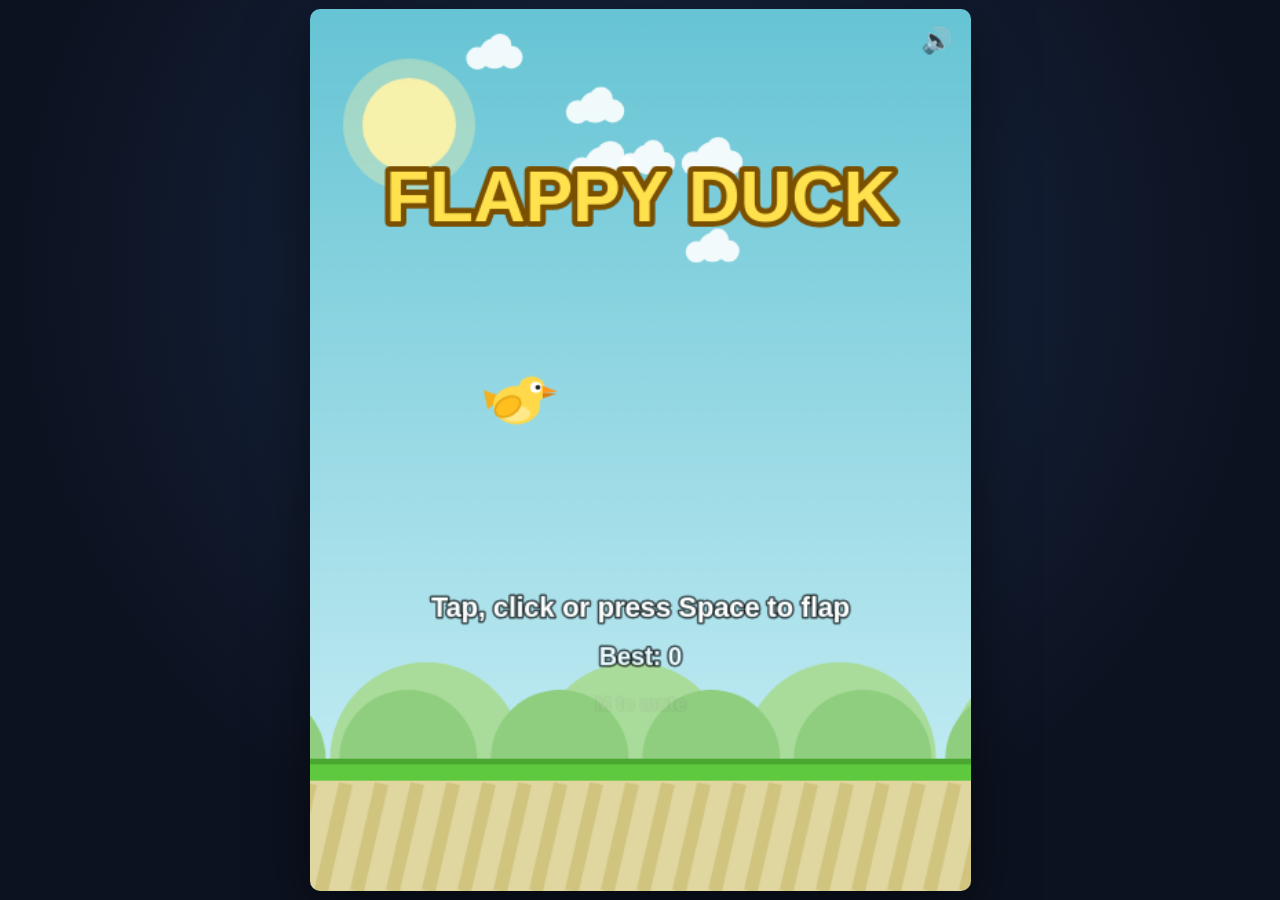
<file: flappy_duck/Qwen3.8-Flash-Next-Q8_0/index.html>
<!DOCTYPE html>
<html lang="en">
<head>
  <meta charset="UTF-8">
  <meta name="viewport" content="width=device-width, initial-scale=1.0, maximum-scale=1.0, user-scalable=no">
  <title>Flappy Duck</title>
  <link rel="icon" href="data:image/svg+xml,<svg xmlns='http://www.w3.org/2000/svg' viewBox='0 0 100 100'><text y='.9em' font-size='90'>🦆</text></svg>">
  <link rel="stylesheet" href="css/style.css">
</head>
<body>
  <canvas id="game" width="480" height="640"></canvas>
  <script src="js/game.js"></script>
</body>
</html>
</file>
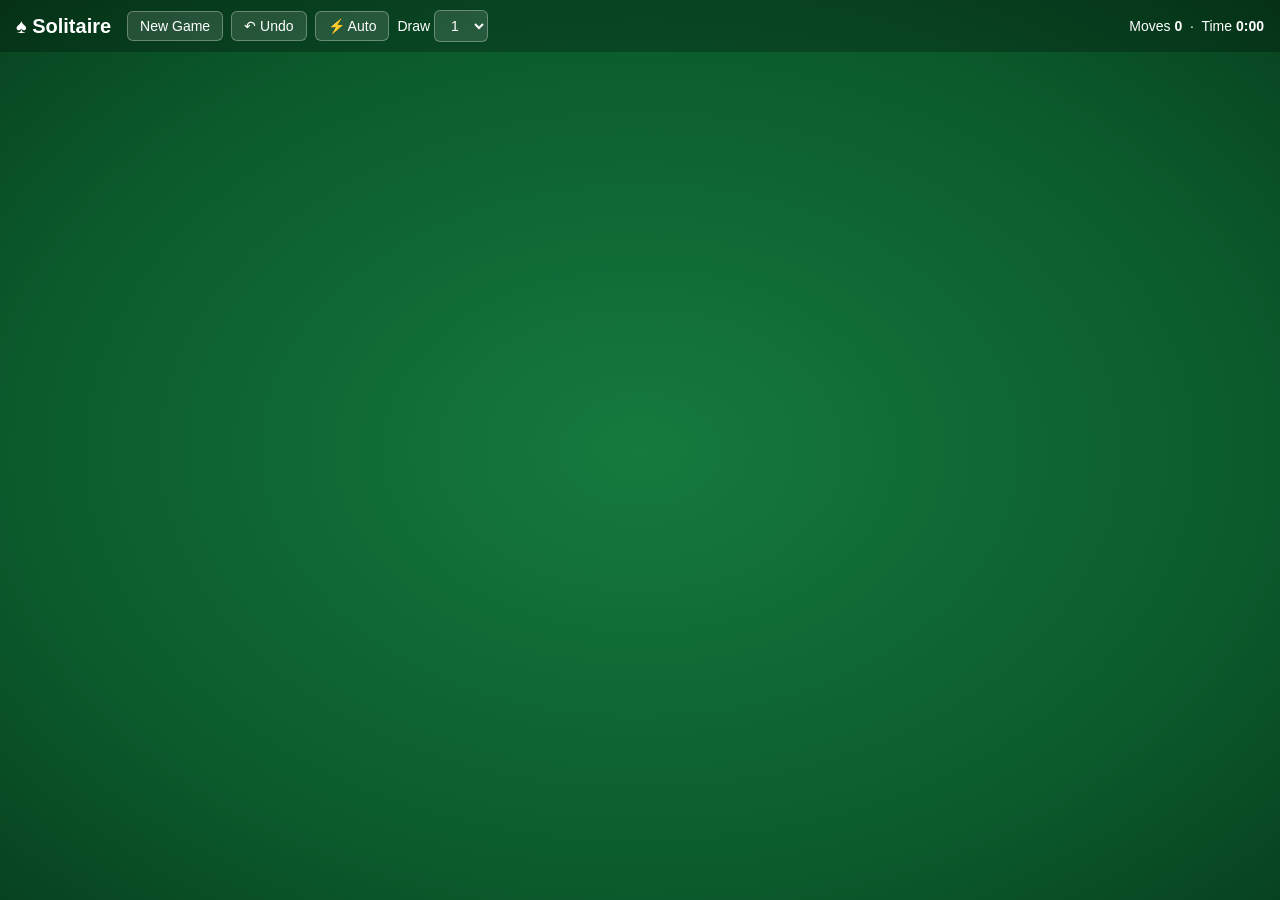
<file: solitaire/Qwen3.8-Flash-Next-Q8_0/index.html>
<!DOCTYPE html>
<html lang="en">
<head>
<meta charset="UTF-8">
<meta name="viewport" content="width=device-width, initial-scale=1.0">
<title>Solitaire</title>
<style>
  :root {
    --cw: 100px;
    --ch: 140px;
    --gap: 10px;
    --header-h: 52px;
  }
  * { box-sizing: border-box; margin: 0; padding: 0; }
  html, body { height: 100%; overflow: hidden; }
  body {
    font-family: -apple-system, BlinkMacSystemFont, "Segoe UI", Roboto, Helvetica, Arial, sans-serif;
    background: radial-gradient(ellipse at center, #157a3e 0%, #0b5a2c 70%, #07421f 100%);
    color: #fff;
    user-select: none;
    -webkit-user-select: none;
  }
  header {
    height: var(--header-h);
    display: flex;
    align-items: center;
    gap: 16px;
    padding: 0 16px;
    background: rgba(0,0,0,.25);
    flex-wrap: nowrap;
    overflow-x: auto;
  }
  .title { font-size: 20px; font-weight: 700; white-space: nowrap; }
  .controls { display: flex; gap: 8px; align-items: center; }
  button, select {
    font: inherit;
    font-size: 14px;
    padding: 6px 12px;
    border-radius: 6px;
    border: 1px solid rgba(255,255,255,.3);
    background: rgba(255,255,255,.12);
    color: #fff;
    cursor: pointer;
  }
  button:hover { background: rgba(255,255,255,.25); }
  button:active { transform: translateY(1px); }
  select option { color: #000; }
  label { font-size: 14px; white-space: nowrap; }
  .stats { margin-left: auto; font-size: 14px; white-space: nowrap; }
  .stats b { font-variant-numeric: tabular-nums; }

  #board {
    height: calc(100vh - var(--header-h));
    display: grid;
    grid-template-columns: repeat(7, var(--cw));
    grid-template-rows: var(--ch) 1fr;
    gap: var(--gap) var(--gap);
    justify-content: center;
    padding: var(--gap);
  }
  .pile { position: relative; }
  .slot {
    position: absolute;
    top: 0; left: 0;
    width: var(--cw);
    height: var(--ch);
    border: 2px dashed rgba(255,255,255,.35);
    border-radius: calc(var(--cw) * .07);
    background: rgba(0,0,0,.15);
  }
  .card {
    position: absolute;
    top: 0; left: 0;
    width: var(--cw);
    height: var(--ch);
    border-radius: calc(var(--cw) * .07);
    background: #fdfdf6;
    border: 1px solid #999;
    box-shadow: 1px 2px 4px rgba(0,0,0,.4);
    cursor: pointer;
    font-size: calc(var(--cw) * .19);
    line-height: 1.05;
    color: #111;
  }
  .card.red { color: #c92228; }
  .card.back {
    background: repeating-linear-gradient(45deg, #1e5fa8 0 6px, #2b74c9 6px 12px);
    border: 2px solid #e8e8e8;
  }
  .card .c { position: absolute; text-align: center; font-weight: 700; }
  .card .tl { top: calc(var(--cw)*.05); left: calc(var(--cw)*.07); }
  .card .br { bottom: calc(var(--cw)*.05); right: calc(var(--cw)*.07); transform: rotate(180deg); }
  .card .mid {
    position: absolute;
    top: 50%; left: 50%;
    transform: translate(-50%,-50%);
    font-size: calc(var(--cw) * .45);
    opacity: .85;
  }
  .card.selected {
    outline: 3px solid #ffd54a;
    outline-offset: -1px;
    box-shadow: 0 0 14px rgba(255,213,74,.9);
  }
  .pile.hint > .slot { outline: 3px dashed #ffd54a; outline-offset: -1px; }
  .pile.hint > .card:last-of-type { box-shadow: 0 0 12px rgba(255,213,74,.8); }

  #overlay {
    position: fixed;
    inset: 0;
    background: rgba(0,0,0,.6);
    display: none;
    align-items: center;
    justify-content: center;
    z-index: 10;
  }
  #overlay.show { display: flex; }
  #overlay .panel {
    background: #fffdf4;
    color: #222;
    border-radius: 14px;
    padding: 36px 48px;
    text-align: center;
    box-shadow: 0 10px 40px rgba(0,0,0,.5);
  }
  #overlay h2 { font-size: 34px; margin-bottom: 8px; }
  #overlay p { margin-bottom: 20px; color: #555; }
  #overlay button { background: #157a3e; border: none; font-size: 16px; padding: 10px 22px; }
  #overlay button:hover { background: #1a934b; }
</style>
</head>
<body>
<header>
  <div class="title">&#9824; Solitaire</div>
  <div class="controls">
    <button id="newBtn">New Game</button>
    <button id="undoBtn">&#8630; Undo</button>
    <button id="autoBtn">&#9889; Auto</button>
    <label>Draw <select id="drawSel"><option value="1">1</option><option value="3">3</option></select></label>
  </div>
  <div class="stats">Moves <b id="movesEl">0</b> &nbsp;&middot;&nbsp; Time <b id="timeEl">0:00</b></div>
</header>

<div id="board"></div>

<div id="overlay">
  <div class="panel">
    <h2>&#127942; You win!</h2>
    <p id="winStats"></p>
    <button id="playAgainBtn">Play again</button>
  </div>
</div>

<script>
(function () {
  const SUITS = [
    { sym: '\u2660', color: 'black' },
    { sym: '\u2665', color: 'red' },
    { sym: '\u2666', color: 'red' },
    { sym: '\u2663', color: 'black' }
  ];
  const RANKS = ['A','2','3','4','5','6','7','8','9','10','J','Q','K'];

  const board = document.getElementById('board');
  const movesEl = document.getElementById('movesEl');
  const timeEl = document.getElementById('timeEl');
  const overlay = document.getElementById('overlay');

  let state, history, sel, won;
  let moves = 0, drawCount = 1;
  let startTime = null, timerId = null;

  function newDeck() {
    const d = [];
    for (let s = 0; s < 4; s++)
      for (let r = 1; r <= 13; r++)
        d.push({ suit: s, rank: r, up: false });
    return d;
  }
  function shuffle(a) {
    for (let i = a.length - 1; i > 0; i--) {
      const j = Math.floor(Math.random() * (i + 1));
      [a[i], a[j]] = [a[j], a[i]];
    }
    return a;
  }

  function newGame() {
    const deck = shuffle(newDeck());
    state = { stock: [], waste: [], foundations: [[], [], [], []], tableau: [[], [], [], [], [], [], []] };
    for (let i = 0; i < 7; i++)
      for (let j = i; j < 7; j++) {
        const c = deck.pop();
        c.up = (j === 6);
        state.tableau[i].push(c);
      }
    state.stock = deck;
    history = []; sel = null; won = false; moves = 0;
    startTime = null; clearInterval(timerId);
    timeEl.textContent = '0:00';
    overlay.classList.remove('show');
    render();
  }

  function pushHistory() {
    history.push(JSON.stringify(state));
    if (history.length > 600) history.shift();
  }
  function undo() {
    if (!history.length || won) return;
    state = JSON.parse(history.pop());
    sel = null;
    render();
  }

  function startTimer() {
    if (startTime) return;
    startTime = Date.now();
    timerId = setInterval(() => {
      const s = Math.floor((Date.now() - startTime) / 1000);
      timeEl.textContent = Math.floor(s / 60) + ':' + String(s % 60).padStart(2, '0');
    }, 500);
  }
  function stopTimer() { clearInterval(timerId); }

  function pileOf(loc) {
    if (loc.type === 'stock') return state.stock;
    if (loc.type === 'waste') return state.waste;
    if (loc.type === 'foundation') return state.foundations[loc.pile];
    return state.tableau[loc.pile];
  }

  function movable(loc) {
    const p = pileOf(loc);
    if (!p || loc.card < 0 || loc.card >= p.length) return null;
    if (loc.type === 'waste' || loc.type === 'foundation')
      return loc.card === p.length - 1 ? [p[p.length - 1]] : null;
    if (loc.type === 'tableau') {
      const cards = p.slice(loc.card);
      if (cards.some(c => !c.up)) return null;
      for (let i = 1; i < cards.length; i++) {
        const a = cards[i - 1], b = cards[i];
        if (a.rank !== b.rank + 1 || SUITS[a.suit].color === SUITS[b.suit].color) return null;
      }
      return cards;
    }
    return null;
  }

  function canDrop(cards, dest) {
    if (dest.type !== 'tableau' && dest.type !== 'foundation') return false;
    const p = pileOf(dest);
    if (dest.type === 'foundation') {
      if (cards.length !== 1) return false;
      const c = cards[0];
      if (!p.length) return c.rank === 1;
      const t = p[p.length - 1];
      return t.suit === c.suit && c.rank === t.rank + 1;
    }
    const head = cards[0];
    if (!p.length) return head.rank === 13;
    const t = p[p.length - 1];
    return t.up && t.rank === head.rank + 1 && SUITS[t.suit].color !== SUITS[head.suit].color;
  }

  function tryMoveTo(dest) {
    if (!sel) return false;
    if (sel.type === dest.type && sel.pile === dest.pile) return false;
    const cards = movable(sel);
    if (!cards || !canDrop(cards, dest)) return false;
    pushHistory(); startTimer();
    pileOf(sel).splice(sel.card, cards.length);
    pileOf(dest).push(...cards);
    const sp = pileOf(sel);
    if (sel.type === 'tableau' && sp.length && !sp[sp.length - 1].up) sp[sp.length - 1].up = true;
    moves++; sel = null;
    checkWin(); render();
    return true;
  }

  function clickStock() {
    if (!state.stock.length && !state.waste.length) return;
    pushHistory(); startTimer();
    if (state.stock.length) {
      for (let i = 0; i < drawCount && state.stock.length; i++) {
        const c = state.stock.pop(); c.up = true; state.waste.push(c);
      }
    } else {
      while (state.waste.length) {
        const c = state.waste.pop(); c.up = false; state.stock.push(c);
      }
    }
    moves++; sel = null; render();
  }

  function autoToFoundation(loc) {
    const cards = movable(loc);
    if (!cards || cards.length !== 1) return false;
    for (let f = 0; f < 4; f++) {
      sel = { type: loc.type, pile: loc.pile, card: loc.card };
      if (tryMoveTo({ type: 'foundation', pile: f })) return true;
    }
    return false;
  }

  function autoFinish() {
    if (won) return;
    startTimer();
    let moved = true;
    while (moved) {
      moved = false;
      const locs = [];
      if (state.waste.length) locs.push({ type: 'waste', pile: 0, card: state.waste.length - 1 });
      for (let i = 0; i < 7; i++) {
        const t = state.tableau[i];
        if (t.length && t[t.length - 1].up) locs.push({ type: 'tableau', pile: i, card: t.length - 1 });
      }
      for (const loc of locs) {
        const card = pileOf(loc)[loc.card];
        let done = false;
        for (let f = 0; f < 4; f++) {
          if (canDrop([card], { type: 'foundation', pile: f })) {
            pushHistory();
            pileOf(loc).pop();
            state.foundations[f].push(card);
            if (loc.type === 'tableau') {
              const sp = state.tableau[loc.pile];
              if (sp.length && !sp[sp.length - 1].up) sp[sp.length - 1].up = true;
            }
            moves++; moved = done = true; break;
          }
        }
        if (done) break;
      }
    }
    sel = null; checkWin(); render();
  }

  function checkWin() {
    if (state.foundations.every(f => f.length === 13)) {
      won = true; stopTimer();
      document.getElementById('winStats').textContent =
        'Finished in ' + moves + ' moves, time ' + timeEl.textContent + '.';
      overlay.classList.add('show');
    }
  }

  function onCardClick(el) {
    const loc = { type: el.dataset.type, pile: +el.dataset.pile, card: +el.dataset.index };
    if (loc.type === 'stock') { clickStock(); return; }
    if (sel && sel.type === loc.type && sel.pile === loc.pile && sel.card === loc.card) {
      sel = null; render(); return;
    }
    if (sel) {
      if ((loc.type === 'tableau' || loc.type === 'foundation') && tryMoveTo({ type: loc.type, pile: loc.pile })) return;
    }
    if (movable(loc)) { sel = loc; render(); return; }
    sel = null; render();
  }

  function onSlotClick(type, pile) {
    if (type === 'stock') { clickStock(); return; }
    if (sel && (type === 'tableau' || type === 'foundation')) {
      if (tryMoveTo({ type: type, pile: pile })) return;
    }
    sel = null; render();
  }

  function isSelected(type, pile, idx) {
    if (!sel) return false;
    if (sel.type !== type || sel.pile !== pile) return false;
    return idx >= sel.card;
  }

  function cardEl(card, type, pile, idx) {
    const el = document.createElement('div');
    el.className = 'card' + (card.up ? '' : ' back') + (card.up && SUITS[card.suit].color === 'red' ? ' red' : '');
    el.dataset.type = type; el.dataset.pile = pile; el.dataset.index = idx;
    if (card.up) {
      const r = RANKS[card.rank - 1], s = SUITS[card.suit].sym;
      el.innerHTML =
        '<div class="c tl">' + r + '<br>' + s + '</div>' +
        '<div class="mid">' + s + '</div>' +
        '<div class="c br">' + r + '<br>' + s + '</div>';
      if (isSelected(type, pile, idx)) el.classList.add('selected');
    }
    return el;
  }

  function makePile(type, pileIdx) {
    const el = document.createElement('div');
    el.className = 'pile ' + type;
    el.dataset.slot = type + '/' + pileIdx;
    const slot = document.createElement('div');
    slot.className = 'slot';
    el.appendChild(slot);
    return el;
  }

  function render() {
    movesEl.textContent = moves;
    board.innerHTML = '';

    const hintDest = [];
    if (sel) {
      const cards = movable(sel);
      if (cards) {
        for (let i = 0; i < 7; i++) {
          const d = { type: 'tableau', pile: i };
          if (!(sel.type === 'tableau' && sel.pile === i) && canDrop(cards, d)) hintDest.push('tableau/' + i);
        }
        for (let f = 0; f < 4; f++) {
          const d = { type: 'foundation', pile: f };
          if (!(sel.type === 'foundation' && sel.pile === f) && canDrop(cards, d)) hintDest.push('foundation/' + f);
        }
      }
    }
    const hintSet = new Set(hintDest);

    // top row: stock, waste, spacer, foundations
    const stockPile = makePile('stock', 0);
    if (state.stock.length) stockPile.appendChild(cardEl({ up: false }, 'stock', 0, state.stock.length - 1));
    board.appendChild(stockPile);

    const wastePile = makePile('waste', 0);
    if (state.waste.length) {
      const idx = state.waste.length - 1;
      wastePile.appendChild(cardEl(state.waste[idx], 'waste', 0, idx));
    }
    board.appendChild(wastePile);

    const spacer = document.createElement('div');
    board.appendChild(spacer);

    for (let f = 0; f < 4; f++) {
      const fp = makePile('foundation', f);
      if (hintSet.has('foundation/' + f)) fp.classList.add('hint');
      const fpArr = state.foundations[f];
      if (fpArr.length) fp.appendChild(cardEl(fpArr[fpArr.length - 1], 'foundation', f, fpArr.length - 1));
      board.appendChild(fp);
    }

    for (let i = 0; i < 7; i++) {
      const tp = makePile('tableau', i);
      if (hintSet.has('tableau/' + i)) tp.classList.add('hint');
      state.tableau[i].forEach((c, idx) => tp.appendChild(cardEl(c, 'tableau', i, idx)));
      board.appendChild(tp);
    }

    layoutTableau();
  }

  function layoutTableau() {
    const rootStyle = getComputedStyle(document.documentElement);
    const ch = parseFloat(rootStyle.getPropertyValue('--ch'));
    document.querySelectorAll('.pile.tableau').forEach(el => {
      const cards = el.querySelectorAll('.card');
      if (!cards.length) return;
      const H = el.clientHeight;
      const fd = Math.max(6, Math.round(ch * 0.12));
      const fu = Math.max(12, Math.round(ch * 0.30));
      const offs = [0];
      for (let i = 1; i < cards.length; i++) {
        const d = cards[i - 1].classList.contains('back') ? fd : fu;
        offs.push(offs[i - 1] + d);
      }
      const needed = offs[offs.length - 1];
      let scale = 1;
      if (needed + ch > H && needed > 0) scale = (H - ch) / needed;
      for (let i = 0; i < cards.length; i++)
        cards[i].style.top = Math.round(offs[i] * scale) + 'px';
    });
  }

  function layout() {
    const gap = 10, headerH = 52;
    const w = (window.innerWidth - gap * 8) / 7;
    const h = (window.innerHeight - headerH - gap * 3) / 2.4;
    const cw = Math.max(40, Math.min(w, h, 110));
    document.documentElement.style.setProperty('--cw', cw + 'px');
    document.documentElement.style.setProperty('--ch', Math.round(cw * 1.4) + 'px');
    render();
  }

  board.addEventListener('click', e => {
    if (won) return;
    const card = e.target.closest('.card');
    if (card) { onCardClick(card); return; }
    const pileEl = e.target.closest('.pile');
    if (pileEl && pileEl.dataset.slot) {
      const [t, p] = pileEl.dataset.slot.split('/');
      onSlotClick(t, +p);
    }
  });

  board.addEventListener('dblclick', e => {
    if (won) return;
    const card = e.target.closest('.card');
    if (!card || card.dataset.type === 'stock') return;
    const loc = { type: card.dataset.type, pile: +card.dataset.pile, card: +card.dataset.index };
    const cards = movable(loc);
    if (cards && cards.length === 1) autoToFoundation(loc);
  });

  document.getElementById('newBtn').addEventListener('click', newGame);
  document.getElementById('playAgainBtn').addEventListener('click', newGame);
  document.getElementById('undoBtn').addEventListener('click', undo);
  document.getElementById('autoBtn').addEventListener('click', autoFinish);
  document.getElementById('drawSel').addEventListener('change', e => { drawCount = +e.target.value; });
  window.addEventListener('resize', layout);

  layout();
})();
</script>
</body>
</html>
</file>
<file: flappy_duck/Qwen3.8-Flash-Next-Q8_0/css/style.css>
html, body {
  height: 100%;
  margin: 0;
}

body {
  display: flex;
  align-items: center;
  justify-content: center;
  background: radial-gradient(circle at 50% 30%, #1b2b4a, #0c1220 70%);
  overflow: hidden;
}

#game {
  touch-action: none;
  cursor: pointer;
  border-radius: 10px;
  box-shadow: 0 18px 60px rgba(0, 0, 0, 0.55);
  user-select: none;
  -webkit-user-select: none;
  -webkit-tap-highlight-color: transparent;
}
</file>
